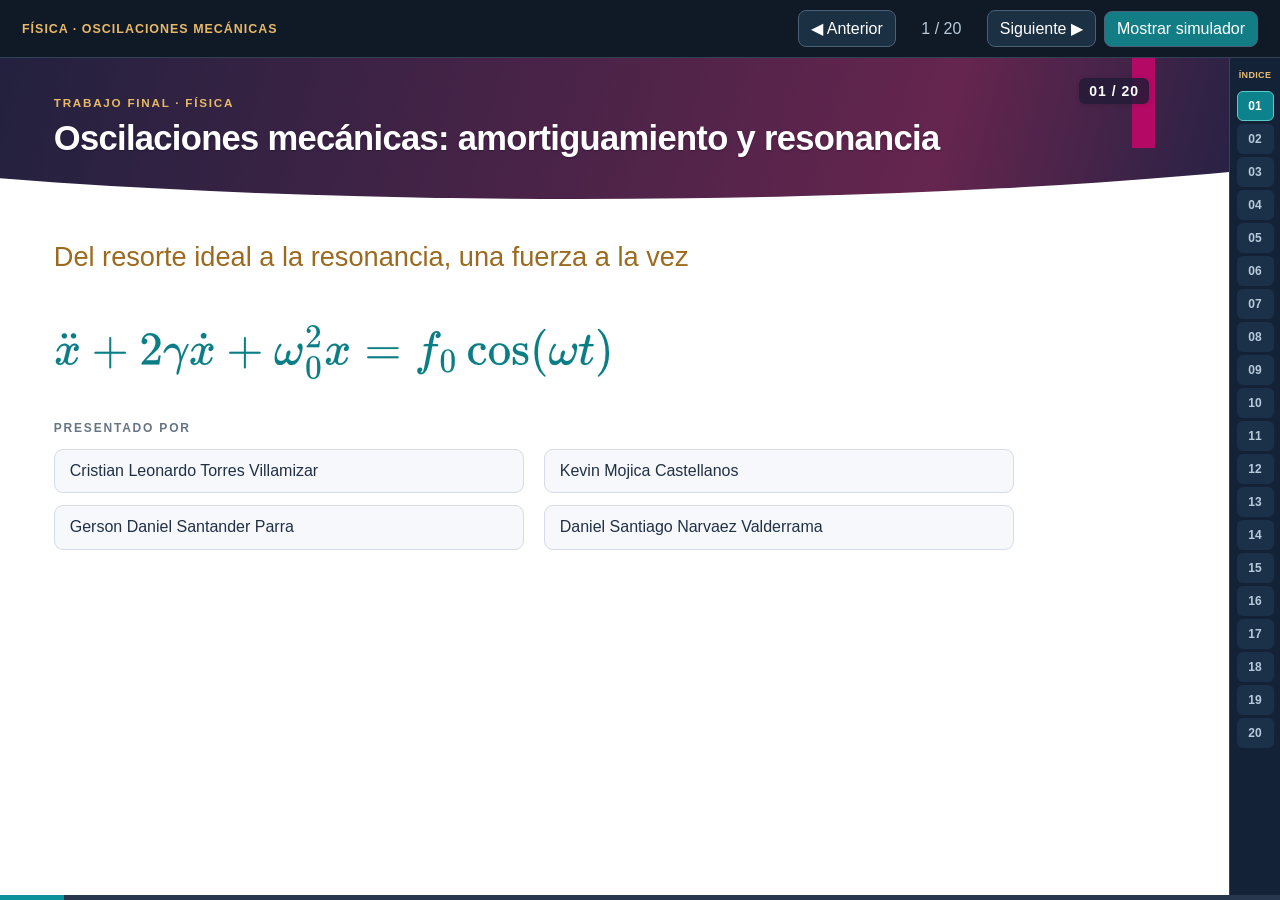
<file: index.html>
<!doctype html>
<!--

GUÍA DE EDICIÓN DEL HTML (NO APARECE EN LA PRESENTACIÓN)

1) Cada diapositiva empieza por <article class="slide" ...> y termina en </article>.
   Cambia el contenido textual dentro de <h1>, <p>, <b>, etc.
2) ECUACIONES: escribe LaTeX directamente entre \( ... \.
   Ejemplo: <span class="latex-math">\(\omega_0=\sqrt{k/m}\)</span>
   El procesador MathJax viene incluido y genera las fórmulas al abrir el archivo.
3) ELIMINAR O REORDENAR: corta o mueve todo el bloque <article class="slide">.
   El índice lateral y la numeración se actualizan automáticamente.
4) SIMULADOR: data-sim="ideal" / "damped" / "critical" / "over" /
   "forced" / "beats" / "resonance". Deja data-sim="" para no demostrar.
5) ESTILOS: busca <style id="estilos-de-la-presentacion"> en <head>.
6) PREAJUSTES Y NAVEGACIÓN: busca <script id="navegacion"> al final.
7) Las notas del presentador ya no aparecen en pantalla; se conservaron
   junto a cada diapositiva como comentarios de código HTML.
8) Guarda con extensión .html y abre en el navegador. No requiere servidor.

-->
<!DOCTYPE html>
<html lang="es">
 <head>
  <meta charset="utf-8"/>
  <meta content="width=device-width,initial-scale=1" name="viewport"/>
  <title>
   Oscilaciones mecánicas · Presentación editable (19 diapositivas)
  </title>
  <link href="styles.css" rel="stylesheet"/>
  <script id="configuracion-latex">
   // CONFIGURACIÓN DE LATEX: fórmulas entre \( y \).
// MathJax está incorporado en este archivo; funciona sin internet.
window.MathJax = {
  tex: {inlineMath: [['\\(', '\\)']]},
  svg: {fontCache: 'global'},
  options: {enableMenu: false}
};
  </script>
 </head>
 <body>
  <div id="shell">
   <div class="toolbar">
    <span class="brand">
     FÍSICA · OSCILACIONES MECÁNICAS
    </span>
    <div class="right">
     <button class="navbutton" id="prev">
      ◀ Anterior
     </button>
     <span class="counter" id="count">
     </span>
     <button class="navbutton" id="next">
      Siguiente ▶
     </button>
     <button class="navbutton primary" id="toggle">
      Mostrar simulador
     </button>
    </div>
   </div>
   <div class="workspace">
    <!--
DIAPOSITIVA: Oscilaciones mecánicas: amortiguamiento y resonancia
GUÍA PARA EDITAR/PRESENTAR: Presentar el objetivo: entender cómo cambia la amplitud cuando se añaden distintas fuerzas. Presentar a los cuatro integrantes.
Los textos están en <h1>, <p>, etc. Las fórmulas son expresiones LaTeX entre \( ... \).
-->
    <article class="slide" data-sim="" id="slide-0">
     <header>
      <div class="section">
       TRABAJO FINAL · FÍSICA
      </div>
      <h1>
       Oscilaciones mecánicas: amortiguamiento y resonancia
      </h1>
     </header>
     <main class="content">
      <p class="subtitle">
       Del resorte ideal a la resonancia, una fuerza a la vez
      </p>
      <div class="hero-eq">
       <span class="latex-math">
        \(\ddot x+2\gamma\dot x+\omega_0^2x=f_0\cos(\omega t)\)
       </span>
      </div>
      <div class="presenters">
       <p class="presenter-label">
        PRESENTADO POR
       </p>
       <div class="presenter-grid">
        <div class="presenter">
        Cristian Leonardo Torres Villamizar 
        </div>
        <div class="presenter">
		Kevin Mojica Castellanos
        </div>
        <div class="presenter">
        Gerson Daniel Santander Parra
        </div>
        <div class="presenter">
        Daniel Santiago Narvaez Valderrama
        </div>
       </div>
      </div>
     </main>
    </article>
    <!--
DIAPOSITIVA: Tres fuerzas
GUÍA PARA EDITAR/PRESENTAR: Explicar la ruta: Hooke, amortiguamiento, fuerza periódica y resonancia. La resonancia es una consecuencia del sistema forzado, no una fuerza adicional.
Los textos están en <h1>, <p>, etc. Las fórmulas son expresiones LaTeX entre \( ... \).
-->
    <article class="slide" data-sim="" id="slide-1">
     <header>
      <div class="section">
       RUTA
      </div>
      <h1>
       Tres fuerzas
      </h1>
     </header>
     <main class="content">
      <div class="route">
       <div>
        <b>
         1 · Fuerza de Hooke
        </b>
        <span class="latex-math">
         \(\ddot x+\omega_0^2x=0\)
        </span>
       </div>
       <div>
        <b>
         2 · Fuerza de Stokes
        </b>
        <span class="latex-math">
         \(\ddot x+2\gamma\dot x+\omega_0^2x=0\)
        </span>
       </div>
       <div>
        <b>
         3 · Fuerza de excitación
        </b>
        <span class="latex-math">
         \(\ddot x+2\gamma\dot x+\omega_0^2x=f_0\cos(\omega t)\)
        </span>
       </div>
       <div>
        <b>
         4 · Resonancia
        </b>
        <span class="latex-math">
         \(\omega\approx\omega_0\)
        </span>
       </div>
      </div>
     </main>
    </article>
    <!--
DIAPOSITIVA: Una fuerza opuesta a la posición
GUÍA PARA EDITAR/PRESENTAR: Mostrar cómo la ley de Hooke y Newton conducen a la ecuación. Comprobar la función coseno derivando dos veces, sin enseñar métodos de ecuaciones diferenciales.
Los textos están en <h1>, <p>, etc. Las fórmulas son expresiones LaTeX entre \( ... \).
-->
    <article class="slide" data-sim="" id="slide-2">
     <header>
      <div class="section">
       ETAPA 1 · FUERZA DE HOOKE
      </div>
      <h1>
       Una fuerza opuesta a la posición
      </h1>
     </header>
     <main class="content">
      <div class="twocol mathcols">
       <div>
        <div class="mathline">
         <span class="triangle">
          ▸
         </span>
         <span>
          Ley de Hooke:
          <span class="latex-math">
           \(F_H=-kx\)
          </span>
         </span>
        </div>
        <div class="mathline">
         <span class="triangle">
          ▸
         </span>
         <span>
          Segunda ley de Newton:
          <span class="latex-math">
           \(\sum F=m\ddot x\)
          </span>
         </span>
        </div>
        <div class="mathline">
         <span class="triangle">
          ▸
         </span>
         <span>
          Ecuación:
          <span class="latex-math">
           \(-kx=m\ddot x\Rightarrow\ddot x+\frac{k}{m}x=0\)
          </span>
         </span>
        </div>
        <div class="mathline">
         <span class="triangle">
          ▸
         </span>
         <span>
          Definición:
          <span class="latex-math">
           \(\omega_0\equiv\sqrt{\frac{k}{m}}\)
          </span>
         </span>
        </div>
        <div class="mathline">
         <span class="triangle">
          ▸
         </span>
         <span>
          Resultado:
          <span class="latex-math">
           \(\ddot x+\omega_0^2x=0\)
          </span>
         </span>
        </div>
       </div>
       <div>
        <div class="mathline">
         <span class="triangle">
          ▸
         </span>
         <span>
          Propuesta:
          <span class="latex-math">
           \(x(t)=A\cos(\omega_0t-\phi)\)
          </span>
         </span>
        </div>
        <div class="mathline">
         <span class="triangle">
          ▸
         </span>
         <span>
          Primera derivada:
          <span class="latex-math">
           \(\dot x(t)=-A\omega_0\sin(\omega_0t-\phi)\)
          </span>
         </span>
        </div>
        <div class="mathline">
         <span class="triangle">
          ▸
         </span>
         <span>
          Segunda derivada:
          <span class="latex-math">
           \(\ddot x(t)=-A\omega_0^2\cos(\omega_0t-\phi)=-\omega_0^2x(t)\)
          </span>
         </span>
        </div>
        <div class="mathline">
         <span class="triangle">
          ▸
         </span>
         <span>
          Entonces:
          <span class="latex-math">
           \(\ddot x+\omega_0^2x=0\)
          </span>
         </span>
        </div>
        <div class="mathline">
         <span class="triangle">
          ▸
         </span>
         <span>
          Periodo:
          <span class="latex-math">
           \(T=\frac{2\pi}{\omega_0}\)
          </span>
         </span>
        </div>
        <div class="mathline">
         <span class="triangle">
          ▸
         </span>
         <span>
          Frecuencia:
          <span class="latex-math">
           \(f=\frac{\omega_0}{2\pi}\)
          </span>
         </span>
        </div>
       </div>
      </div>
     </main>
    </article>
    <!--
DIAPOSITIVA: La amplitud
GUÍA PARA EDITAR/PRESENTAR: Destacar que al no haber fuerza disipativa, la energía total es constante; como E es proporcional a A al cuadrado, la amplitud es constante.
Los textos están en <h1>, <p>, etc. Las fórmulas son expresiones LaTeX entre \( ... \).
-->
    <article class="slide" data-sim="ideal" id="slide-3">
     <header>
      <div class="section">
       ETAPA 1 · FUERZA DE HOOKE
      </div>
      <h1>
       La amplitud
      </h1>
     </header>
     <main class="content">
      <div class="twocol mathcols">
       <div>
        <h3>
         Amplitud a partir de la posición y la velocidad
        </h3>
        <div class="mathline">
         <span class="triangle">
          ▸
         </span>
         <span>
          <span>
           Condiciones iniciales:
          </span>
          <span class="latex-math">
           \(x_0=A\cos\phi,\quad \dot x_0=A\omega_0\sin\phi\)
          </span>
         </span>
        </div>
        <div class="mathline">
         <span class="triangle">
          ▸
         </span>
         <span>
          <span>
           Sumando cuadrados:
          </span>
          <span class="latex-math">
           \(x_0^2+\left(\frac{\dot x_0}{\omega_0}\right)^2=A^2\)
          </span>
         </span>
        </div>
        <div class="mathline">
         <span class="triangle">
          ▸
         </span>
         <span>
          <span>
           Por tanto:
          </span>
          <span class="latex-math">
           \(A=\sqrt{x_0^2+\left(\frac{\dot x_0}{\omega_0}\right)^2}\)
          </span>
         </span>
        </div>
        <div class="mathline">
         <span class="triangle">
          ▸
         </span>
         <span>
          <span>
           Fase:
          </span>
          <span class="latex-math">
           \(\tan\phi=\frac{\dot x_0}{\omega_0x_0}\)
          </span>
         </span>
        </div>
       </div>
       <div>
        <h3>
         Demostración: la amplitud es constante
        </h3>
        <div class="mathline">
         <span class="triangle">
          ▸
         </span>
         <span>
          <span>
           Energía mecánica:
          </span>
          <span class="latex-math">
           \(E=\frac12m\dot x^2+\frac12kx^2\)
          </span>
         </span>
        </div>
        <div class="mathline">
         <span class="triangle">
          ▸
         </span>
         <span>
          <span>
           Derivando respecto al tiempo:
          </span>
          <span class="latex-math">
           \(\dot E=m\dot x\ddot x+kx\dot x\)
          </span>
         </span>
        </div>
        <div class="mathline">
         <span class="triangle">
          ▸
         </span>
         <span>
          <span>
           Factorizamos:
          </span>
          <span class="latex-math">
           \(\dot E=\dot x(m\ddot x+kx)=0\)
          </span>
         </span>
        </div>
        <div class="mathline">
         <span class="triangle">
          ▸
         </span>
         <span>
          <span>
           En el extremo del recorrido:
          </span>
          <span class="latex-math">
           \(\dot x=0,\ x=A\Rightarrow E=\frac12kA^2\)
          </span>
         </span>
        </div>
        <div class="mathline">
         <span class="triangle">
          ▸
         </span>
         <span>
          <span>
           En consecuencia:
          </span>
          <span class="latex-math">
           \(\dot E=0\ \Rightarrow\ E=\text{constante}\ \Rightarrow\ A=\text{constante}\)
          </span>
         </span>
        </div>
       </div>
      </div>
      <div class="footnote amplitude-takeaway">
       En el oscilador ideal no hay pérdidas de energía: como
       <span class="latex-math">
        \(E\propto A^2\)
       </span>
       , la amplitud permanece constante y la envolvente es
       <span class="latex-math">
        \(x(t)=\pm A\)
       </span>
      </div>
     </main>
    </article>
    <!--
DIAPOSITIVA: Una fuerza opuesta a la velocidad
GUÍA PARA EDITAR/PRESENTAR: Justificar el signo negativo de la fuerza viscosa: siempre se opone al movimiento. Mostrar el origen de gamma y omega amortiguada.
Los textos están en <h1>, <p>, etc. Las fórmulas son expresiones LaTeX entre \( ... \).
-->
    <article class="slide" data-sim="damped" id="slide-5">
     <header>
      <div class="section">
       ETAPA 2 · FUERZA DE STOKES
      </div>
      <h1>
       Una fuerza opuesta a la velocidad
      </h1>
     </header>
     <main class="content">
      <div class="twocol mathcols">
       <div>
        <div class="mathline">
         <span class="triangle">
          ▸
         </span>
         <span>
          Ley de Hooke:
          <span class="latex-math">
           \(F_H=-kx\)
          </span>
         </span>
        </div>
        <div class="mathline">
         <span class="triangle">
          ▸
         </span>
         <span>
          Ley de Stokes:
          <span class="latex-math">
           \(F_S=-b\dot x\)
          </span>
         </span>
        </div>
        <div class="mathline">
         <span class="triangle">
          ▸
         </span>
         <span>
          Segunda ley de Newton:
          <span class="latex-math">
           \(\sum F=m\ddot x\)
          </span>
         </span>
        </div>
        <div class="mathline">
         <span class="triangle">
          ▸
         </span>
         <span>
          Se suman las fuerzas:
          <span class="latex-math">
           \(-b\dot x-kx=m\ddot x\)
          </span>
         </span>
        </div>
        <div class="mathline">
         <span class="triangle">
          ▸
         </span>
         <span>
          Se normaliza:
          <span class="latex-math">
           \(\ddot x+\frac{b}{m}\dot x+\frac{k}{m}x=0\)
          </span>
         </span>
        </div>
        <div class="mathline">
         <span class="triangle">
          ▸
         </span>
         <span>
          Definición:
          <span class="latex-math">
           \(\gamma\equiv\frac{b}{2m}\)
          </span>
         </span>
        </div>
        <div class="mathline">
         <span class="triangle">
          ▸
         </span>
         <span>
          Resultado:
          <span class="latex-math">
           \(\ddot x+2\gamma\dot x+\omega_0^2x=0\)
          </span>
         </span>
        </div>
       </div>
       <div>
        <div class="mathline">
         <span class="triangle">
          ▸
         </span>
         <span>
          Propuesta:
          <span class="latex-math">
           \(x(t)=Ae^{-\gamma t}\cos(\omega_dt-\phi)\)
          </span>
         </span>
        </div>
        <div class="mathline">
         <span class="triangle">
          ▸
         </span>
         <span>
          Se define:
          <span class="latex-math">
           \(\theta=\omega_dt-\phi\)
          </span>
         </span>
        </div>
        <div class="mathline">
         <span class="triangle">
          ▸
         </span>
         <span>
          Primera derivada:
          <span class="latex-math">
           \(\dot x=-Ae^{-\gamma t}(\gamma\cos\theta+\omega_d\sin\theta)\)
          </span>
         </span>
        </div>
        <div class="mathline">
         <span class="triangle">
          ▸
         </span>
         <span>
          Segunda derivada:
          <span class="latex-math">
           \(\ddot x=Ae^{-\gamma t}[(\gamma^2-\omega_d^2)\cos\theta+2\gamma\omega_d\sin\theta]\)
          </span>
         </span>
        </div>
        <div class="mathline">
         <span class="triangle">
          ▸
         </span>
         <span>
          Al sustituir:
          <span class="latex-math">
           \(\omega_d^2=\omega_0^2-\gamma^2\)
          </span>
         </span>
        </div>
        <div class="mathline">
         <span class="triangle">
          ▸
         </span>
         <span>
          Frecuencia amortiguada:
          <span class="latex-math">
           \(\omega_d=\sqrt{\omega_0^2-\gamma^2}\)
          </span>
         </span>
        </div>
        <div class="mathline">
         <span class="triangle">
          ▸
         </span>
         <span>
          Factor de calidad:
          <span class="latex-math">
           \(Q=\frac{\omega_0}{2\gamma}\)
          </span>
         </span>
        </div>
       </div>
      </div>
     </main>
    </article>
    <!--
DIAPOSITIVA: Soluciones según γ y ω₀
GUÍA PARA EDITAR/PRESENTAR: Comparar los tres regímenes. Usar los botones de demostración para cada caso; el movimiento crítico y sobreamortiguado no es periódico.
Los textos están en <h1>, <p>, etc. Las fórmulas son expresiones LaTeX entre \( ... \).
-->
    <article class="slide" data-sim="critical" id="slide-7">
     <header>
      <div class="section">
       ETAPA 2 · FUERZA DE STOKES
      </div>
      <h1>
       Soluciones según γ y ω₀
      </h1>
     </header>
     <main class="content">
      <div class="three regime-cards">
       <div class="mini">
        <h3>
         Subamortiguado
         <span class="latex-math">
          \((\gamma&lt;\omega_0)\)
         </span>
        </h3>
        <p>
         Oscila dentro de la envolvente decreciente.
        </p>
        <div class="formula">
         <span class="latex-math">
          \(x(t)=Ae^{-\gamma t}\cos(\omega_dt-\phi)\)
         </span>
        </div>
        <div class="formula">
         <span class="latex-math">
          \(\pm Ae^{-\gamma t}\)
         </span>
        </div>
        <button data-demo="damped">
         Mostrar
        </button>
       </div>
       <div class="mini">
        <h3>
         Crítico
         <span class="latex-math">
          \((\gamma=\omega_0)\)
         </span>
        </h3>
        <p>
         No oscila: retorno límite más rápido sin sobrepasar el equilibrio, desde el reposo.
        </p>
        <div class="formula">
         <span class="latex-math">
          \(x(t)=Ce^{-\gamma t}(t-\phi_c)\)
         </span>
        </div>
        <button data-demo="critical">
         Mostrar
        </button>
       </div>
       <div class="mini">
        <h3>
         Sobreamortiguado
         <span class="latex-math">
          \((\gamma&gt;\omega_0)\)
         </span>
        </h3>
        <p>
         No oscila; el retorno puede ser más lento.
        </p>
        <div class="formula">
         <span class="latex-math">
          \(x(t)=Ce^{-\gamma t}\cosh(\beta t-\phi_s)\)
         </span>
        </div>
        <div class="formula">
         <span class="latex-math">
          \(\beta=\sqrt{\gamma^2-\omega_0^2}\)
         </span>
        </div>
        <button data-demo="over">
         Mostrar
        </button>
       </div>
      </div>
     </main>
    </article>
    <!--
DIAPOSITIVA: Una fuerza armónica externa
GUÍA PARA EDITAR/PRESENTAR: Explicar que la fuerza externa tiene su propia frecuencia y añade un término al lado derecho.
Los textos están en <h1>, <p>, etc. Las fórmulas son expresiones LaTeX entre \( ... \).
-->
    <article class="slide" data-sim="" id="slide-8">
     <header>
      <div class="section">
       ETAPA 3 · FUERZA DE EXCITACIÓN
      </div>
      <h1>
       Una fuerza armónica externa
      </h1>
     </header>
     <main class="content">
      <div class="twocol">
       <div>
        <h3>
         Ahora actúa una fuerza externa
        </h3>
        <div class="steps">
         <div>
          <span class="dot">
           01
          </span>
          <span>
           F
           <sub>
            H
           </sub>
           = −kx
          </span>
         </div>
         <div>
          <span class="dot">
           02
          </span>
          <span>
           F
           <sub>
            S
           </sub>
           = −bẋ
          </span>
         </div>
         <div>
          <span class="dot">
           03
          </span>
          <span>
           F
           <sub>
            A
           </sub>
           (t) = F₀ cos(ωt)
          </span>
         </div>
         <div>
          <span class="dot">
           04
          </span>
          <span>
           mẍ = −kx − bẋ + F₀ cos(ωt)
          </span>
         </div>
        </div>
        <div class="formula">
         <span class="latex-math">
          \(\ddot x+2\gamma\dot x+\omega_0^2x=f_0\cos(\omega t)\)
         </span>
        </div>
       </div>
       <div>
        <h3>
         Propuesta estacionaria
        </h3>
        <div class="steps">
         <div>
          <span class="dot">
           01
          </span>
          <span>
           Tomar x
           <sub>
            p
           </sub>
           = A
           <sub>
            p
           </sub>
           cos(ωt − δ)
          </span>
         </div>
         <div>
          <span class="dot">
           02
          </span>
          <span>
           Sea α = ωt − δ
          </span>
         </div>
         <div>
          <span class="dot">
           03
          </span>
          <span>
           ẋ
           <sub>
            p
           </sub>
           = −A
           <sub>
            p
           </sub>
           ω sin α
          </span>
         </div>
         <div>
          <span class="dot">
           04
          </span>
          <span>
           ẍ
           <sub>
            p
           </sub>
           = −A
           <sub>
            p
           </sub>
           ω² cos α
          </span>
         </div>
        </div>
        <div class="formula">
         <span class="latex-math">
          \(A_p[(\omega_0^2-\omega^2)\cos\alpha-2\gamma\omega\sin\alpha]=f_0\cos(\omega t)\)
         </span>
        </div>
       </div>
      </div>
     </main>
    </article>
    <!--
DIAPOSITIVA: Amplitud y desfase: deducción algebraica
GUÍA PARA EDITAR/PRESENTAR: Enfatizar el procedimiento algebraico de igualar componentes trigonométricas para obtener amplitud y desfase.
Los textos están en <h1>, <p>, etc. Las fórmulas son expresiones LaTeX entre \( ... \).
-->
    <article class="slide" data-sim="" id="slide-9">
     <header>
      <div class="section">
       ETAPA 3 · FUERZA DE EXCITACIÓN
      </div>
      <h1>
       Amplitud y desfase: deducción algebraica
      </h1>
     </header>
     <main class="content">
      <div class="twocol">
       <div>
        <h3>
         Comparar los coeficientes
        </h3>
        <div class="steps">
         <div>
          <span class="dot">
           01
          </span>
          <span>
           Usar cos(ωt) = cos(α + δ)
          </span>
         </div>
         <div>
          <span class="dot">
           02
          </span>
          <span>
           Coeficiente de cosα: A
           <sub>
            p
           </sub>
           (ω₀²−ω²) = f₀ cosδ
          </span>
         </div>
         <div>
          <span class="dot">
           03
          </span>
          <span>
           Coeficiente de sinα: 2γ ω A
           <sub>
            p
           </sub>
           = f₀ sinδ
          </span>
         </div>
         <div>
          <span class="dot">
           04
          </span>
          <span>
           Elevar al cuadrado y sumar ambas igualdades
          </span>
         </div>
        </div>
        <div class="formula">
         <span class="latex-math">
          \(A_p^2[(\omega_0^2-\omega^2)^2+(2\gamma\omega)^2]=f_0^2\)
         </span>
        </div>
       </div>
       <div>
        <h3>
         Resultados
        </h3>
        <div class="formula">
         <span class="latex-math">
          \(A_p=\frac{f_0}{\sqrt{(\omega_0^2-\omega^2)^2+(2\gamma\omega)^2}}\)
         </span>
        </div>
        <div class="formula">
         <span class="latex-math">
          \(\tan\delta=\frac{2\gamma\omega}{\omega_0^2-\omega^2}\)
         </span>
        </div>
       </div>
      </div>
     </main>
    </article>
    <!--
DIAPOSITIVA: Oscilaciones amortiguadas y forzadas
GUÍA PARA EDITAR/PRESENTAR: La solución combina un transitorio que desaparece y una respuesta estacionaria. Explorar un caso forzado.
Los textos están en <h1>, <p>, etc. Las fórmulas son expresiones LaTeX entre \( ... \).
-->
    <article class="slide" data-sim="forced" id="slide-10">
     <header>
      <div class="section">
       ETAPA 3 · FUERZA DE EXCITACIÓN
      </div>
      <h1>
       Oscilaciones amortiguadas y forzadas
      </h1>
     </header>
     <main class="content">
      <div class="twocol">
       <div>
        <h3>
         Una respuesta con dos componentes
        </h3>
        <div class="formula">
         <span class="latex-math">
          \(x(t)=x_h(t)+x_p(t)\)
         </span>
        </div>
        <div class="formula">
         <span class="latex-math">
          \(x_h=A_he^{-\gamma t}\cos(\omega_dt-\phi)\)
         </span>
        </div>
        <div class="formula">
         <span class="latex-math">
          \(x_p=A_p\cos(\omega t-\delta)\)
         </span>
        </div>
        <p>
         <b>
          Transitorio:
         </b>
         depende de las condiciones iniciales y se extingue si γ &gt; 0.
        </p>
       </div>
       <div>
        <h3>
         Respuesta estacionaria
        </h3>
        <p>
         Después del transitorio, el sistema sigue la frecuencia de la fuerza exterior, no necesariamente ω₀.
        </p>
        <div class="formula">
         <span class="latex-math">
          \(A_p(\omega)=\frac{f_0}{\sqrt{(\omega_0^2-\omega^2)^2+(2\gamma\omega)^2}}\)
         </span>
        </div>
        <div class="footnote">
         La expresión xₕ escrita con coseno corresponde al régimen subamortiguado.
        </div>
       </div>
      </div>
     </main>
    </article>
    <!--
DIAPOSITIVA: Construcción y destrucción: batidos y amplitud
GUÍA PARA EDITAR/PRESENTAR: Mostrar los batidos con dos frecuencias cercanas y sin amortiguamiento. No confundirlos con resonancia.
Los textos están en <h1>, <p>, etc. Las fórmulas son expresiones LaTeX entre \( ... \).
-->
    <article class="slide" data-sim="beats" id="slide-11">
     <header>
      <div class="section">
       ETAPA 3 · FUERZA DE EXCITACIÓN
      </div>
      <h1>
       Construcción y destrucción: batidos y amplitud
      </h1>
     </header>
     <main class="content">
      <div class="twocol">
       <div>
        <h3>
         Batidos sin amortiguamiento
        </h3>
        <div class="formula">
         <span class="latex-math">
          \(x(t)=C[\cos(\omega t)-\cos(\omega_0t)]\)
         </span>
        </div>
        <div class="formula">
         <span class="latex-math">
          \(x(t)=2C\sin\left(\frac{(\omega_0+\omega)t}{2}\right)\sin\left(\frac{(\omega_0-\omega)t}{2}\right)\)
         </span>
        </div>
        <p>
         Cuando las frecuencias son próximas, la amplitud crece y disminuye periódicamente.
        </p>
        <div class="formula">
         <span class="latex-math">
          \(T_{\mathrm{batido}}=\frac{2\pi}{|\omega_0-\omega|}\)
         </span>
        </div>
       </div>
       <div>
        <h3>
         Comparación interactiva
        </h3>
        <p>
         En el simulador, selecciona
         <b>
          Batidos
         </b>
         (γ = 0; ω₀ = 2; ω = 1,8) o un sistema amortiguado con fuerza periódica.
        </p>
        <button data-demo="beats">
         Batidos
        </button>
        <button data-demo="overforced">
         Forzado sobreamortiguado
        </button>
       </div>
      </div>
     </main>
    </article>
    <!--
DIAPOSITIVA: La máxima amplitud
GUÍA PARA EDITAR/PRESENTAR: La frecuencia de máximo desplazamiento depende del amortiguamiento; distinguirla de la frecuencia de máximo de velocidad del ejercicio final.
Los textos están en <h1>, <p>, etc. Las fórmulas son expresiones LaTeX entre \( ... \).
-->
    <article class="slide" data-sim="" id="slide-12">
     <header>
      <div class="section">
       ETAPA 4 · RESONANCIA
      </div>
      <h1>
       La máxima amplitud
      </h1>
     </header>
     <main class="content">
      <div class="twocol">
       <div>
        <h3>
         Máximo de la respuesta
        </h3>
        <div class="formula">
         <span class="latex-math">
          \(A_p=\frac{f_0}{\sqrt{D(\omega)}}\)
         </span>
        </div>
        <div class="formula">
         <span class="latex-math">
          \(D(\omega)=(\omega_0^2-\omega^2)^2+4\gamma^2\omega^2\)
         </span>
        </div>
        <div class="steps">
         <div>
          <span class="dot">
           01
          </span>
          <span>
           Maximizar A
           <sub>
            p
           </sub>
           equivale a minimizar D
          </span>
         </div>
         <div>
          <span class="dot">
           02
          </span>
          <span>
           dD/dω = −4ω(ω₀²−ω²) + 8γ²ω
          </span>
         </div>
         <div>
          <span class="dot">
           03
          </span>
          <span>
           Para ω &gt; 0: ω² = ω₀² − 2γ²
          </span>
         </div>
        </div>
       </div>
       <div>
        <h3>
         Frecuencia del pico
        </h3>
        <div class="formula">
         <span class="latex-math">
          \(\omega_{\mathrm{res}}=\sqrt{\omega_0^2-2\gamma^2}\)
         </span>
        </div>
        <p>
         Existe un máximo en frecuencia positiva solo si
         <b>
          γ &lt; ω₀/√2
         </b>
         .
        </p>
        <p>
         Para γ pequeño, ω
         <sub>
          res
         </sub>
         ≈ ω₀.
        </p>
        <div class="footnote">
         Con γ = 0 la amplitud estacionaria formal diverge en ω = ω₀; desde reposo, la amplitud real crece con el tiempo, no es infinita instantáneamente.
        </div>
       </div>
      </div>
     </main>
    </article>
    <!--
DIAPOSITIVA: Resonancia: ω ≈ ω₀
GUÍA PARA EDITAR/PRESENTAR: Observar crecimiento de la amplitud y saturación cuando existe disipación.
Los textos están en <h1>, <p>, etc. Las fórmulas son expresiones LaTeX entre \( ... \).
-->
    <article class="slide" data-sim="resonance" id="slide-13">
     <header>
      <div class="section">
       ETAPA 4 · RESONANCIA
      </div>
      <h1>
       Resonancia: ω ≈ ω₀
      </h1>
     </header>
     <main class="content">
      <div class="twocol">
       <div>
        <h3>
         En la frecuencia natural
        </h3>
        <div class="formula">
         <span class="latex-math">
          \(A_p(\omega_0)=\frac{f_0}{2\gamma\omega_0}\)
         </span>
        </div>
        <div class="formula">
         <span class="latex-math">
          \(x_{\mathrm{est}}=\frac{F_0}{k}=\frac{f_0}{\omega_0^2}\)
         </span>
        </div>
        <div class="formula">
         <span class="latex-math">
          \(Q=\frac{\omega_0}{2\gamma}\)
         </span>
        </div>
        <div class="formula">
         <span class="latex-math">
          \(A_p(\omega_0)=Qx_{\mathrm{est}}\)
         </span>
        </div>
        <p>
         La fuerza hace más trabajo cuando su fase coincide con la velocidad del bloque.
        </p>
       </div>
       <div>
        <h3>
         Qué debes observar
        </h3>
        <p>
         La curva de resonancia del simulador presenta un pico alto y estrecho para amortiguamiento pequeño.
        </p>
        <p>
         En ω = ω₀, el desplazamiento tiene un desfase de
         <b>
          90°
         </b>
         respecto a la fuerza.
        </p>
        <p class="muted">
         La respuesta tarda algunos tiempos de relajación en establecerse.
        </p>
       </div>
      </div>
     </main>
    </article>
    <!--
DIAPOSITIVA: Amplitud y riesgo
GUÍA PARA EDITAR/PRESENTAR: La amplitud resonante elevada puede producir esfuerzos importantes; no atribuir todos los fallos de puentes a resonancia forzada simple.
Los textos están en <h1>, <p>, etc. Las fórmulas son expresiones LaTeX entre \( ... \).
-->
    <article class="slide" data-sim="resonance" id="slide-14">
     <header>
      <div class="section">
       ETAPA 4 · RESONANCIA
      </div>
      <h1>
       Amplitud y riesgo
      </h1>
     </header>
     <main class="content">
      <div class="twocol">
       <div>
        <h3>
         Envolvente en resonancia
        </h3>
        <div class="formula">
         <span class="latex-math">
          \(A_{\mathrm{aprox}}(t)\approx A_p(\omega_0)(1-e^{-\gamma t})\)
         </span>
        </div>
        <p>
         Es una aproximación muy útil para
         <b>
          amortiguamiento débil
         </b>
         y arranque desde reposo en resonancia.
        </p>
        <h3>
         Sin amortiguamiento
        </h3>
        <div class="formula">
         <span class="latex-math">
          \(A(t)\sim\frac{f_0t}{2\omega_0}\)
         </span>
        </div>
       </div>
       <div>
        <h3>
         Consecuencias
        </h3>
        <p>
         Mayor amplitud puede significar esfuerzos elevados, acumulación de fatiga y pérdida de integridad si se sobrepasa el régimen elástico.
        </p>
        <p>
         <b>
          Medidas de diseño:
         </b>
         aumentar amortiguamiento, cambiar la frecuencia natural o añadir un absorbedor sintonizado.
        </p>
        <p class="muted">
         Tacoma Narrows se estudia principalmente como inestabilidad aeroelástica (*flutter*), no como un ejemplo simple de resonancia armónica.
        </p>
       </div>
      </div>
     </main>
    </article>
    <!--
DIAPOSITIVA: Una barra de acero que vibra
GUÍA PARA EDITAR/PRESENTAR: Introducir la barra de acero y el piezoeléctrico sin atribuir datos medidos que no se han proporcionado.
Los textos están en <h1>, <p>, etc. Las fórmulas son expresiones LaTeX entre \( ... \).
-->
    <article class="slide" data-sim="" id="integrador-barra">
     <header>
      <div class="section">
       APLICACIÓN · EJERCICIO INTEGRADOR
      </div>
      <h1>
       Una barra de acero que vibra
      </h1>
     </header>
     <main class="content">
      <div class="twocol">
       <div>
        <h3>
         Situación experimental
        </h3>
        <p>
         Se suspende una barra de acero de forma que pueda vibrar libremente. Se aplica un golpe suave y se coloca un
         <b>
          sensor piezoeléctrico
         </b>
         para transformar la vibración en una señal eléctrica medible.
        </p>
        <p>
         La señal registrada permite observar la frecuencia de oscilación y cómo decrece su amplitud con el tiempo. Luego se podría excitar periódicamente la barra para estudiar su resonancia.
        </p>
        <div class="footnote">
         <b>
          Pregunta integradora:
         </b>
         ¿cómo utilizarías los datos del sensor para estimar la frecuencia natural, el amortiguamiento y el factor de calidad de la barra?
        </div>
       </div>
       <div>
        <svg aria-label="Barra de acero suspendida, golpe suave, sensor piezoeléctrico conectado a registrador" class="integration-diagram" role="img" viewbox="0 0 850 360">
         <defs>
          <lineargradient id="steelbar" x1="0" x2="0" y1="0" y2="1">
           <stop stop-color="#d8e3e9">
           </stop>
           <stop offset="1" stop-color="#8798a6">
           </stop>
          </lineargradient>
         </defs>
         <path d="M65 45 H650" stroke="#536a78" stroke-linecap="round" stroke-width="6">
         </path>
         <path d="M167 45 V172 M536 45 V172" stroke="#8b6a38" stroke-dasharray="7 5" stroke-width="4">
         </path>
         <rect fill="url(#steelbar)" height="38" rx="8" stroke="#536779" stroke-width="2" width="550" x="78" y="174">
         </rect>
         <rect fill="#af0a68" height="42" rx="6" stroke="white" stroke-width="3" width="42" x="353" y="173">
         </rect>
         <path d="M374 212 V278 H689" fill="none" stroke="#a90a63" stroke-width="4">
         </path>
         <rect fill="#e7f1f3" height="73" rx="10" stroke="#17848e" stroke-width="3" width="139" x="688" y="243">
         </rect>
         <polyline fill="none" points="706,280 718,265 730,294 742,267 754,285 766,273 778,281 792,271 806,280" stroke="#087d87" stroke-width="3">
         </polyline>
         <path d="M72 102 L107 160" stroke="#b77822" stroke-linecap="round" stroke-width="10">
         </path>
         <circle cx="111" cy="165" fill="#c0a274" r="16" stroke="#7a633a" stroke-width="2">
         </circle>
         <text fill="#986c23" font-size="19" font-weight="bold" x="50" y="91">
          Golpe suave
         </text>
         <text fill="#6d163e" font-size="18" font-weight="bold" x="315" y="151">
          Sensor piezoeléctrico
         </text>
         <text fill="#304a5b" font-size="19" x="159" y="242">
          Barra de acero
         </text>
         <text fill="#187481" font-size="17" x="676" y="341">
          Registro de señal
         </text>
         <text fill="#566679" font-size="16" x="130" y="25">
          Suspensión flexible
         </text>
        </svg>
        <p class="smallnote">
         Esquema conceptual: no se pretende calcular aquí una rigidez exacta ni caracterizar completamente el material.
        </p>
       </div>
      </div>
     </main>
    </article>
    <!--
DIAPOSITIVA: ¿Cómo abordaríamos el experimento?
GUÍA PARA EDITAR/PRESENTAR: Este es el plan del ejercicio integrador, no un problema resuelto. Los pasos requieren calibración y supuestos de modo dominante.
Los textos están en <h1>, <p>, etc. Las fórmulas son expresiones LaTeX entre \( ... \).
-->
    <article class="slide" data-sim="" id="integrador-metodo">
     <header>
      <div class="section">
       APLICACIÓN · GUÍA DE RESOLUCIÓN
      </div>
      <h1>
       ¿Cómo abordaríamos el experimento?
      </h1>
     </header>
     <main class="content">
      <div class="steps integration-steps">
       <div>
        <span class="dot">
         01
        </span>
        <span>
         <b>
          Registrar:
         </b>
         medir con el piezoeléctrico la señal producida por el golpe, y observar sus máximos sucesivos.
        </span>
       </div>
       <div>
        <span class="dot">
         02
        </span>
        <span>
         <b>
          Frecuencia:
         </b>
         medir el tiempo entre máximos para estimar el período
         <span aria-label="T_d" class="latex-math tex-offline" role="img">
          \(T_d\)
         </span>
         y calcular
         <span aria-label="\omega_d=2\pi/T_d" class="latex-math tex-offline" role="img">
          \(\omega_d=2\pi/T_d\)
         </span>
         .
        </span>
       </div>
       <div>
        <span class="dot">
         03
        </span>
        <span>
         <b>
          Amplitud:
         </b>
         examinar si la envolvente de la señal se ajusta aproximadamente a
         <span aria-label="A(t)=A_0 e^{-\gamma t}" class="latex-math tex-offline" role="img">
          \(A(t)=A_0 e^{-\gamma t}\)
         </span>
         ; estimar
         <span aria-label="\gamma" class="latex-math tex-offline" role="img">
          \(\gamma\)
         </span>
         a partir de su disminución.
        </span>
       </div>
       <div>
        <span class="dot">
         04
        </span>
        <span>
         <b>
          Calidad:
         </b>
         estimar
         <span aria-label="\omega_0=\sqrt{\omega_d^2+\gamma^2}" class="latex-math tex-offline" role="img">
          \(\omega_0=\sqrt{\omega_d^2+\gamma^2}\)
         </span>
         y
         <span aria-label="Q=\omega_0/(2\gamma)" class="latex-math tex-offline" role="img">
          \(Q=\omega_0/(2\gamma)\)
         </span>
         .
        </span>
       </div>
       <div>
        <span class="dot">
         05
        </span>
        <span>
         <b>
          Resonancia:
         </b>
         aplicar excitaciones a diferentes frecuencias y representar la amplitud de respuesta para observar dónde se alcanza el máximo.
        </span>
       </div>
      </div>
      <div class="footnote">
       Este es un
       <b>
        plan de solución
       </b>
       , no su resolución. Se supone que domina un único modo vibratorio y que la señal del sensor es proporcional a la vibración del modo observado, después de considerar su calibración.
      </div>
     </main>
    </article>
    <!--
DIAPOSITIVA: Curva de resonancia con Q = 6
GUÍA PARA EDITAR/PRESENTAR: Leer literalmente la variable pedida: velocidad. La amplitud de velocidad es omega veces la amplitud de desplazamiento.
Los textos están en <h1>, <p>, etc. Las fórmulas son expresiones LaTeX entre \( ... \).
-->
    <article class="slide" data-sim="" id="res-vel-1">
     <header>
      <div class="section">
       EJEMPLO RESUELTO · RESONANCIA EN VELOCIDAD
      </div>
      <h1>
       Curva de resonancia con Q = 6
      </h1>
     </header>
     <main class="content">
      <div class="twocol">
       <div>
        <h3>
         Enunciado
        </h3>
        <p>
         Construir la curva de resonancia
         <b>
          en amplitud de velocidad
         </b>
         de un oscilador amortiguado con
         <span aria-label="Q=6" class="latex-math tex-offline" role="img">
          \(Q=6\)
         </span>
         y demostrar que el ancho total entre los puntos donde
         <span aria-label="V=V_{\max}/\sqrt{2}" class="latex-math tex-offline" role="img">
          \(V=V_{\max}/\sqrt{2}\)
         </span>
         es aproximadamente
         <span aria-label="\omega_0/6" class="latex-math tex-offline" role="img">
          \(\omega_0/6\)
         </span>
         .
        </p>
        <p>
         Se utilizará el mismo oscilador lineal sometido a una fuerza armónica de las etapas anteriores.
        </p>
       </div>
       <div>
        <h3>
         Partimos de una relación conocida
        </h3>
        <div class="math-block">
         <span aria-label="A(\omega)=\frac{f_0}{\sqrt{(\omega_0^2-\omega^2)^2+(2\gamma\omega)^2}}" class="latex-math tex-offline" role="img">
          \(A(\omega)=\frac{f_0}{\sqrt{(\omega_0^2-\omega^2)^2+(2\gamma\omega)^2}}\)
         </span>
        </div>
        <p>
         Al derivar temporalmente la posición estacionaria, la amplitud de velocidad es:
        </p>
        <div class="math-block">
         <span aria-label="V(\omega)=\omega A(\omega)" class="latex-math tex-offline" role="img">
          \(V(\omega)=\omega A(\omega)\)
         </span>
        </div>
        <p>
         Y el factor de calidad implica
         <span aria-label="2\gamma=\omega_0/Q" class="latex-math tex-offline" role="img">
          \(2\gamma=\omega_0/Q\)
         </span>
         .
        </p>
       </div>
      </div>
     </main>
    </article>
    <!--
DIAPOSITIVA: Deducción de la curva normalizada
GUÍA PARA EDITAR/PRESENTAR: Explicar por qué se normaliza: así el resultado depende solo de Q y omega/omega cero.
Los textos están en <h1>, <p>, etc. Las fórmulas son expresiones LaTeX entre \( ... \).
-->
    <article class="slide" data-sim="" id="res-vel-2">
     <header>
      <div class="section">
       EJEMPLO RESUELTO · DESARROLLO
      </div>
      <h1>
       Deducción de la curva normalizada
      </h1>
     </header>
     <main class="content">
      <div class="twocol mathcols">
       <div>
        <h3>
         1 · Amplitud en velocidad
        </h3>
        <div class="math-block">
         <span aria-label="V(\omega)=\frac{f_0\,\omega}{\sqrt{(\omega_0^2-\omega^2)^2+(\omega_0\omega/Q)^2}}" class="latex-math tex-offline" role="img">
          \(V(\omega)=\frac{f_0\,\omega}{\sqrt{(\omega_0^2-\omega^2)^2+(\omega_0\omega/Q)^2}}\)
         </span>
        </div>
        <p>
         En
         <span aria-label="\omega\approx\omega_0" class="latex-math tex-offline" role="img">
          \(\omega\approx\omega_0\)
         </span>
         , la amplitud alcanza su máximo:
        </p>
        <div class="math-block">
         <span aria-label="V_{\max}=\frac{f_0Q}{\omega_0}" class="latex-math tex-offline" role="img">
          \(V_{\max}\approx\frac{f_0Q}{\omega_0}\)
         </span>
        </div>
       </div>
       <div>
        <h3>
         2 · Usar la frecuencia relativa
        </h3>
        <p>
         Definimos
         <span aria-label="r=\omega/\omega_0" class="latex-math tex-offline" role="img">
          \(r=\omega/\omega_0\)
         </span>
         .
        </p>
        <div class="math-block">
         <span aria-label="\frac{V}{V_{\max}}=\frac{1}{\sqrt{1+Q^2(r-1/r)^2}}" class="latex-math tex-offline" role="img">
          \(\frac{V}{V_{\max}}\approx\frac{1}{\sqrt{1+Q^2(r-1/r)^2}}\)
         </span>
        </div>
       </div>
      </div>
     </main>
    </article>
    <!--
DIAPOSITIVA: Los puntos de media potencia
GUÍA PARA EDITAR/PRESENTAR: Detenerse en los dos puntos donde la amplitud de velocidad cae a 1 entre raíz de dos; explicar su relación con la media potencia.
Los textos están en <h1>, <p>, etc. Las fórmulas son expresiones LaTeX entre \( ... \).
-->
    <article class="slide" data-sim="" id="res-vel-3">
     <header>
      <div class="section">
       EJEMPLO RESUELTO · ANCHURA
      </div>
      <h1>
       Los puntos de media potencia
      </h1>
     </header>
     <main class="content">
      <div class="twocol mathcols">
       <div>
        <h3>
         3 · Imponemos el nivel solicitado
        </h3>
        <div class="math-block">
         <span aria-label="\frac{V}{V_{\max}}=\frac{1}{\sqrt{2}}" class="latex-math tex-offline" role="img">
          \(\frac{V}{V_{\max}}=\frac{1}{\sqrt{2}}\)
         </span>
        </div>
        <p>
         La curva normalizada da:
        </p>
        <div class="math-block">
         <span aria-label="1+Q^2(r-1/r)^2=2" class="latex-math tex-offline" role="img">
          \(1+Q^2(r-1/r)^2 \approx 2\)
         </span>
        </div>
        <div class="math-block">
         <span aria-label="\left|r-\frac{1}{r}\right|=\frac{1}{Q}" class="latex-math tex-offline" role="img">
          \(\left|r-\frac{1}{r}\right|\approx\frac{1}{Q}\)
         </span>
        </div>
        <p>
         Las dos soluciones positivas son:
        </p>
        <div class="math-block">
         <span aria-label="r_{\pm}=\frac{\sqrt{4+Q^{-2}}\ \pm\ Q^{-1}}{2}" class="latex-math tex-offline" role="img">
          \(r\approx\frac{\sqrt{4+Q^{-2}}\ \pm\ Q^{-1}}{2}\)
         </span>
        </div>
	<div class="math-block">
         <span aria-label="\frac{\Delta\omega}{\omega_0}=r_+-r_-=\frac{1}{6}" class="latex-math tex-offline" role="img">
          \(\frac{\Delta\omega}{\omega_0}=\Delta{r}\approx Q^{-1}\)
         </span>
        </div>
       </div>
       <div>
        <h3>
         4 · Para Q = 6
        </h3>
	<div class="math-block">
         <span aria-label="\frac{\Delta\omega}{\omega_0}=r_+-r_-=\frac{1}{6}" class="latex-math tex-offline" role="img">
          \(\Delta\omega\approx\frac{\omega_0}{6}\)
         </span>
        </div>
       </div>
      </div>
     </main>
    </article>
    <!--
DIAPOSITIVA: Lo que nos llevamos
GUÍA PARA EDITAR/PRESENTAR: Cierre: Hooke fija la frecuencia natural, Stokes controla la disipación, la fuerza externa produce resonancia y Q determina su selectividad.
Los textos están en <h1>, <p>, etc. Las fórmulas son expresiones LaTeX entre \( ... \).
-->
    <article class="slide" data-sim="" id="slide-20">
     <header>
      <div class="section">
       CONCLUSIONES
      </div>
      <h1>
       Lo que nos llevamos
      </h1>
     </header>
     <main class="content">
      <div class="steps">
       <div>
        <span class="dot">
         01
        </span>
        <span>
         <b>
          Restitución:
         </b>
         la fuerza −kx origina la frecuencia natural.
        </span>
       </div>
       <div>
        <span class="dot">
         02
        </span>
        <span>
         <b>
          Disipación:
         </b>
         la fuerza −bẋ reduce las oscilaciones libres.
        </span>
       </div>
       <div>
        <span class="dot">
         03
        </span>
        <span>
         <b>
          Excitación:
         </b>
         una fuerza periódica produce una respuesta estacionaria con amplitud y desfase.
        </span>
       </div>
       <div>
        <span class="dot">
         04
        </span>
        <span>
         <b>
          Resonancia:
         </b>
         Q cuantifica la amplificación a la frecuencia natural y ayuda a diseñar sistemas seguros.
        </span>
       </div>
      </div>
      <div class="hero-eq" style="font-size:2rem">
       ẍ + 2γẋ + ω₀²x = f₀ cos(ωt)
      </div>
     </main>
    </article>

<!-- DIAPOSITIVA: REFERENCIAS BIBLIOGRÁFICAS -->
<!-- Última diapositiva. El número y el índice se generan automáticamente. -->

<article class="slide" data-sim="" id="fuentes">
  <header>
    <div class="section">
      REFERENCIAS
    </div>
    <h1>Referencias bibliográficas</h1>
  </header>

  <main class="content">
    <div class="steps">

      <div>
        <span class="dot">01</span>
        <span>
          Young, H. D. y Freedman, R. A. (2009).
          <i>Física universitaria de Sears-Zemansky I</i>
          (12.ª ed.). Pearson.
        </span>
      </div>

      <div>
        <span class="dot">02</span>
        <span>
          Serway, R. A. y Jewett, J. W. (2003).
          <i>Física: Mecánica, Oscilaciones y Ondas,
          Termodinámica I</i> (3.ª ed.).
          Thomson-Paraninfo.
        </span>
      </div>

      <div>
        <span class="dot">03</span>
        <span>
          Thornton, S. T. y Marion, J. B. (2003).
          <i>Classical Dynamics of Particles and Systems</i>
          (5.ª ed.). Thomson.
        </span>
      </div>

    </div>
  </main>
</article>

    <aside class="simdock" id="simdock">
     <div class="simhead">
      <b>
       SIMULADOR EN VIVO ·
       <span id="currentcase">
        Ideal
       </span>
      </b>
      <button id="restart">
       Reiniciar caso
      </button>
     </div>
     <iframe id="simFrame" sandbox="allow-scripts allow-same-origin" src="simulador.html" title="Simulador de oscilador amortiguado y forzado">
     </iframe>
    </aside>
    <nav aria-label="Índice rápido de diapositivas" class="quick-index" id="quickIndex">
     <div class="index-caption">
      Índice
     </div>
    </nav>
   </div>
   <div class="footer">
    <div class="progress" id="progress">
    </div>
   </div>
  </div>
  <script src="navigation.js">
  </script>
  <script src="mathjax-tex-svg.js">
  </script>
 </body>
</html>
</file>
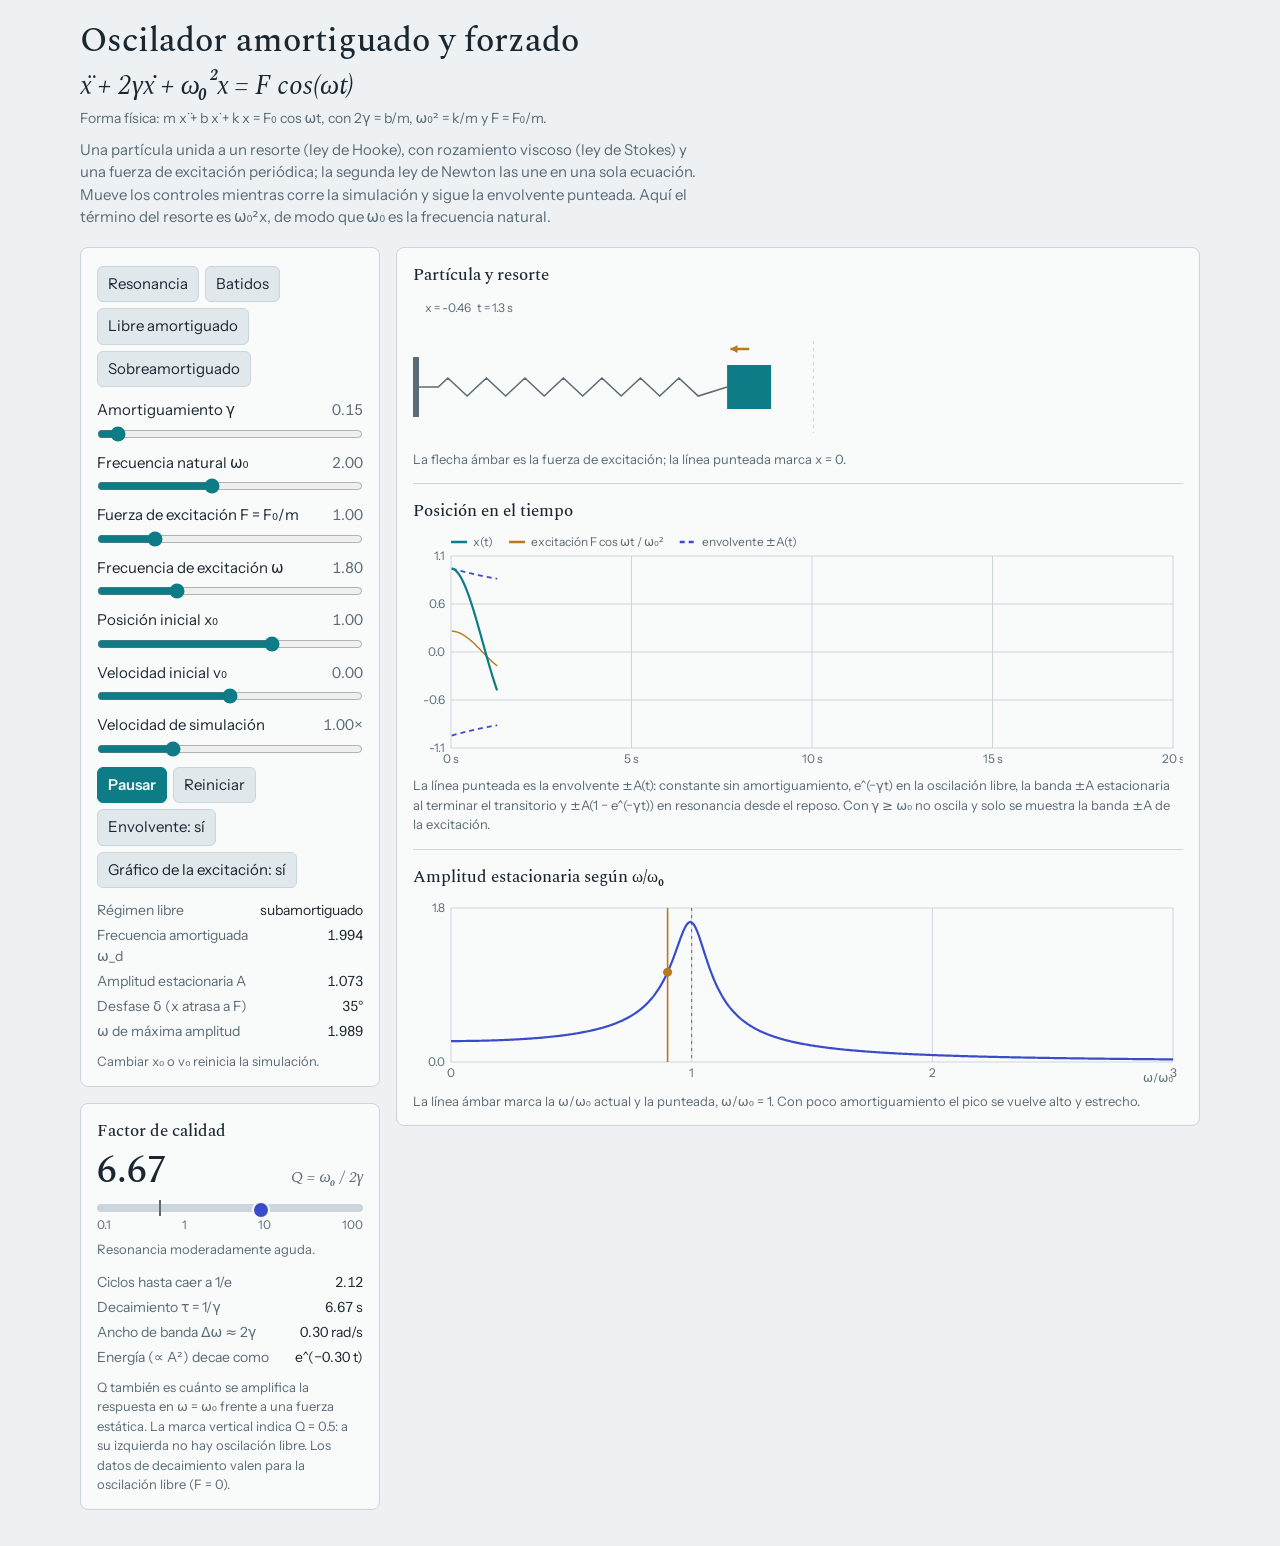
<file: simulador.html>
<!DOCTYPE html>

<html lang="es">
<head>
<meta charset="utf-8"/>
<meta content="width=device-width, initial-scale=1, viewport-fit=cover" name="viewport"/>
<title>Oscilador amortiguado y forzado</title>
<link href="https://fonts.googleapis.com/css2?family=Instrument+Sans:wght@400;600&amp;family=Spectral:ital,wght@0,500;1,400&amp;display=swap" rel="stylesheet"/>
<style>
/* Tokens de color (modo claro). --x: posición, --f: fuerza, --acc: curva de resonancia */
:root{--bg:#EDF1F3;--panel:#F9FBFB;--ink:#1B2730;--mute:#5B6B76;--line:#CBD5DB;--x:#0E7C86;--f:#B7791F;--acc:#3B4CCA;--btn:#E1E8EC;
box-sizing:border-box;padding-top:env(safe-area-inset-top,0px);padding-bottom:env(safe-area-inset-bottom,0px)}
/* Modo oscuro: mismos tokens con valores para fondo oscuro */
@media (prefers-color-scheme:dark){:root:not([data-theme="light"]){--bg:#131A20;--panel:#1B252D;--ink:#E6EDF1;--mute:#93A4AF;--line:#2F3D47;--x:#4CC3CE;--f:#E3A94B;--acc:#9AA6FF;--btn:#26333D;color-scheme:dark}}
:root[data-theme="dark"]{--bg:#131A20;--panel:#1B252D;--ink:#E6EDF1;--mute:#93A4AF;--line:#2F3D47;--x:#4CC3CE;--f:#E3A94B;--acc:#9AA6FF;--btn:#26333D;color-scheme:dark}
html{scroll-padding-top:env(safe-area-inset-top,0px)}
body{margin:0;background:var(--bg);color:var(--ink);font:15px/1.5 "Instrument Sans",system-ui,sans-serif}
.wrap{max-width:1120px;margin:0 auto;padding:22px 16px 36px}
h1{font:500 clamp(1.5rem,4vw,2.1rem)/1.15 Spectral,Georgia,serif;margin:0 0 6px}
.eq{font:italic 400 clamp(1.25rem,3.4vw,1.7rem)/1.3 Spectral,Georgia,serif;margin:8px 0 4px}
.lead{margin:0 0 18px;color:var(--mute);max-width:62ch}
.phys{margin:0 0 10px;color:var(--mute);font-size:14px}
/* Controles a la izquierda y gráficas a la derecha; en pantallas estrechas se apilan */
.grid{display:grid;grid-template-columns:minmax(250px,300px) 1fr;gap:16px;align-items:start}
@media (max-width:820px){.grid{grid-template-columns:1fr}}
.panel{background:var(--panel);border:1px solid var(--line);border-radius:8px;padding:14px 16px}
/* Cada control: etiqueta, valor numérico y slider */
.row{display:grid;grid-template-columns:1fr auto;margin-bottom:10px}
.row input{grid-column:1/3;width:100%;accent-color:var(--x);margin:4px 0 0}
.row output{font-variant-numeric:tabular-nums;color:var(--mute)}
.btns{display:flex;flex-wrap:wrap;gap:6px;margin:4px 0 12px}
button{font:inherit;background:var(--btn);color:var(--ink);border:1px solid var(--line);border-radius:6px;padding:6px 10px;cursor:pointer}
button:hover{border-color:var(--mute)}
button:focus-visible,input:focus-visible{outline:2px solid var(--acc);outline-offset:2px}
button.main{background:var(--x);color:var(--panel);border-color:var(--x);font-weight:600}
h2{font:500 1.05rem Spectral,Georgia,serif;margin:0 0 6px}
.sec+.sec{border-top:1px solid var(--line);margin-top:14px;padding-top:14px}
/* Los canvas ocupan todo el ancho; la altura se fija abajo y la resolución interna se ajusta en JS (setup) */
canvas{display:block;width:100%}
#cA{height:150px}#cT{height:240px}#cR{height:190px}
.note{margin:6px 0 0;color:var(--mute);font-size:13px}
dl{display:grid;grid-template-columns:1fr auto;gap:4px 10px;margin:12px 0 0;font-size:14px}
dt{color:var(--mute)}dd{margin:0;text-align:right;font-variant-numeric:tabular-nums}
.hint{font-size:13px;color:var(--mute);margin:10px 0 0}
/* Columna izquierda: controles y panel del factor de calidad apilados */
.side{display:grid;gap:16px}
/* Factor de calidad: número grande e indicador en escala logarítmica (Q de 0.1 a 100) */
.qbig{display:flex;align-items:baseline;justify-content:space-between;gap:10px}
.qbig span:first-child{font:500 2.4rem/1.1 Spectral,Georgia,serif;font-variant-numeric:tabular-nums}
.qeq{font:italic 1rem Spectral,Georgia,serif;color:var(--mute)}
.gauge{position:relative;height:8px;background:var(--line);border-radius:4px;margin:12px 0 4px}
.gauge .crit{position:absolute;left:23.3%;top:-4px;bottom:-4px;width:2px;background:var(--mute)}
.gauge b{position:absolute;top:50%;width:14px;height:14px;margin:-7px 0 0 -7px;border-radius:50%;background:var(--acc);border:2px solid var(--panel);transition:left .25s}
.ticks{display:flex;justify-content:space-between;font-size:12px;color:var(--mute)}

@media(max-width:820px){.grid{display:flex!important;flex-direction:column!important}.grid>section.panel{order:-1!important;width:100%}.grid>.side{order:1!important;width:100%}.grid>section.panel canvas{max-width:100%}}
</style>
</head>
<body>
<div class="wrap">
<h1>Oscilador amortiguado y forzado</h1>
<div class="eq">ẍ + 2γẋ + ω₀²x = F cos(ωt)</div>
<p class="phys">Forma física: m ẍ + b ẋ + k x = F₀ cos ωt, con 2γ = b/m, ω₀² = k/m y F = F₀/m.</p>
<p class="lead">Una partícula unida a un resorte (ley de Hooke), con rozamiento viscoso (ley de Stokes) y una fuerza de excitación periódica; la segunda ley de Newton las une en una sola ecuación. Mueve los controles mientras corre la simulación y sigue la envolvente punteada. Aquí el término del resorte es ω₀²x, de modo que ω₀ es la frecuencia natural.</p>
<div class="grid">
<!-- Columna izquierda: controles (presets, parámetros, pausa/reinicio, valores derivados) y factor de calidad -->
<div class="side">
<aside class="panel">
<div class="btns" id="pre"></div>
<div id="sliders"></div>
<div class="btns"><button class="main" id="bp">Pausar</button><button id="br">Reiniciar</button><button aria-pressed="true" id="be">Envolvente: sí</button><button aria-pressed="true" id="bf">Gráfico de la excitación: sí</button></div>
<dl>
<dt>Régimen libre</dt><dd id="r_reg"></dd>
<dt>Frecuencia amortiguada ω_d</dt><dd id="r_wd"></dd>
<dt>Amplitud estacionaria A</dt><dd id="r_A"></dd>
<dt>Desfase δ (x atrasa a F)</dt><dd id="r_d"></dd>
<dt>ω de máxima amplitud</dt><dd id="r_wr"></dd>
</dl>
<p class="hint">Cambiar x₀ o v₀ reinicia la simulación.</p>
</aside>
<!-- Panel del factor de calidad Q = ω₀/(2γ): valor, indicador logarítmico y consecuencias físicas -->
<aside class="panel">
<h2>Factor de calidad</h2>
<div class="qbig"><span id="q_val"></span><span class="qeq">Q = ω₀ / 2γ</span></div>
<div class="gauge" id="q_gauge" role="img"><i class="crit"></i><b id="q_dot"></b></div>
<div class="ticks"><span>0.1</span><span>1</span><span>10</span><span>100</span></div>
<p class="note" id="q_txt"></p>
<dl>
<dt>Ciclos hasta caer a 1/e</dt><dd id="q_cyc"></dd>
<dt>Decaimiento τ = 1/γ</dt><dd id="q_tau"></dd>
<dt>Ancho de banda Δω ≈ 2γ</dt><dd id="q_bw"></dd>
<dt>Energía (∝ A²) decae como</dt><dd id="q_loss"></dd>
</dl>
<p class="hint">Q también es cuánto se amplifica la respuesta en ω = ω₀ frente a una fuerza estática. La marca vertical indica Q = 0.5: a su izquierda no hay oscilación libre. Los datos de decaimiento valen para la oscilación libre (F = 0).</p>
</aside>
</div>
<!-- Panel de gráficas: animación de la partícula, x(t) y curva de resonancia -->
<section class="panel">
<div class="sec"><h2>Partícula y resorte</h2><canvas id="cA"></canvas><p class="note">La flecha ámbar es la fuerza de excitación; la línea punteada marca x = 0.</p></div>
<div class="sec"><h2>Posición en el tiempo</h2><canvas id="cT"></canvas><p class="note">La línea punteada es la envolvente ±A(t): constante sin amortiguamiento, e^(−γt) en la oscilación libre, la banda ±A estacionaria al terminar el transitorio y ±A(1 − e^(−γt)) en resonancia desde el reposo. Con γ ≥ ω₀ no oscila y solo se muestra la banda ±A de la excitación.</p></div>
<div class="sec"><h2>Amplitud estacionaria según ω/ω₀</h2><canvas id="cR"></canvas><p class="note">La línea ámbar marca la ω/ω₀ actual y la punteada, ω/ω₀ = 1. Con poco amortiguamiento el pico se vuelve alto y estrecho.</p></div>
</section>
</div>
</div>
<script>
/* ===== Configuración =====
 * Cada control es [id, etiqueta, mínimo, máximo, paso, valor inicial].
 * g = γ (amortiguamiento), w0 = ω₀ (frecuencia natural), F = amplitud de la fuerza,
 * w = ω (frecuencia de la fuerza), x0 y v0 = condiciones iniciales, sp = velocidad de simulación. */
const CFG=[['g','Amortiguamiento γ',0,3,.01,.15],['w0','Frecuencia natural ω₀',.5,4,.01,2],['F','Fuerza de excitación F = F₀/m',0,5,.05,1],['w','Frecuencia de excitación ω',.1,6,.01,1.8],['x0','Posición inicial x₀',-3,3,.1,1],['v0','Velocidad inicial v₀',-3,3,.1,0],['sp','Velocidad de simulación',.25,3,.25,1]];
// Presets: valores de los parámetros que ilustran casos típicos (resonancia, batidos, etc.)
const PRE={'Resonancia':{g:.1,w0:2,F:1,w:2,x0:0,v0:0},'Batidos':{g:0,w0:2,F:1,w:1.8,x0:0,v0:0},'Libre amortiguado':{g:.15,w0:2,F:0,w:1,x0:2,v0:0},'Sobreamortiguado':{g:2.5,w0:1.5,F:1,w:1,x0:2,v0:0}};
// Utilidades: $ = atajo al DOM, el = sliders por id, TW = ventana de tiempo de x(t) en segundos,
// cs/C = leen las variables CSS de color para que el canvas siga el modo claro/oscuro, FONT = fuente de los textos del canvas
const $=id=>document.getElementById(id),el={},TW=20,cs=getComputedStyle(document.documentElement),C=n=>cs.getPropertyValue(n).trim(),FONT='12px "Instrument Sans",system-ui,sans-serif';
// Estado global:
//   P: parámetros vigentes {g, w0, F, w, sp}      S: estado de la partícula {x, v, ph (fase de la fuerza), t}
//   HT/HX/HF: historial de t, x y fuerza escalada   lastS: último instante guardado
//   running: simulación en marcha   view: escalas de los ejes (ym en x(t), ax en la animación)
let P={},S={},HT=[],HX=[],HF=[],HE=[],lastS=0,running=true,view={ym:1,ax:2};
// Valor numérico actual de un slider
const val=id=>parseFloat(el[id].value);
// Construye los sliders a partir de CFG; cambiar x₀ o v₀ reinicia la simulación
CFG.forEach(([id,lab,min,max,step,v])=>{const d=document.createElement('div');d.className='row';
d.innerHTML=`<label for="${id}">${lab}</label><output id="o_${id}"></output><input type="range" id="${id}" min="${min}" max="${max}" step="${step}" value="${v}">`;
$('sliders').appendChild(d);el[id]=d.querySelector('input');
el[id].addEventListener('input',()=>{if(id==='x0'||id==='v0')reset();refresh();});});
// Botones de presets: asignan los valores a los sliders y reinician
Object.entries(PRE).forEach(([n,p])=>{const b=document.createElement('button');b.textContent=n;b.onclick=()=>{for(const k in p)el[k].value=p[k];refresh();reset();};$('pre').appendChild(b);});
// Pausar/reanudar y reiniciar
$('bp').onclick=()=>{running=!running;$('bp').textContent=running?'Pausar':'Reanudar';};
$('br').onclick=reset;
// Envolvente: se muestra u oculta con el botón
let showForce=true;$('bf').onclick=()=>{showForce=!showForce;$('bf').textContent='Gráfico de la excitación: '+(showForce?'sí':'no');$('bf').setAttribute('aria-pressed',showForce);};
let showEnv=true;$('be').onclick=()=>{showEnv=!showEnv;$('be').textContent='Envolvente: '+(showEnv?'sí':'no');$('be').setAttribute('aria-pressed',showEnv);};
/**
 * Envolvente instantánea ±A(t) = |u_p + u_h|, módulo de la suma de los fasores de la respuesta estacionaria
 * (frecuencia ω) y del transitorio (frecuencia ω_d, decae como e^(−γt)). Da los batidos si γ = 0, e^(−γt) en la
 * oscilación libre y A(1 − e^(−γt)) en resonancia desde el reposo. Si γ ≥ ω₀ no hay transitorio oscilante: solo la banda ±A.
 */
function envelope(){
  const {g,w0,F,w}=P,{x,v,ph}=S,wd=g<w0?Math.sqrt(w0*w0-g*g):0,den=(w0*w0-w*w)**2+(2*g*w)**2;
  if(F>0&&den<1e-9)return NaN;
  // Fasor estacionario P = F/(ω₀² − ω² + 2iγω) girado por la fase de la fuerza
  const pr=F>0?F*(w0*w0-w*w)/den:0,pi=F>0?-F*2*g*w/den:0,c=Math.cos(ph),s=Math.sin(ph),ur=pr*c-pi*s,ui=pr*s+pi*c;
  if(!wd)return F>0?Math.hypot(ur,ui):NaN;
  // Transitorio: x_h = x − x_p y v_h = v − v_p, con v_p = −ω·Im(u_p)
  const xh=x-ur,vh=v+w*ui,b=(vh+g*xh)/wd;
  return Math.hypot(x,ui-b);
}

/**
 * Lee los sliders, actualiza el número mostrado junto a cada uno, guarda los
 * parámetros vigentes en P y recalcula los valores derivados del panel.
 */
function refresh(){
  for(const [id] of CFG){const v=val(id);$('o_'+id).textContent=id==='sp'?v.toFixed(2)+'×':v.toFixed(2);}
  // Parámetros vigentes: los usa el integrador en cada paso
  P={g:val('g'),w0:val('w0'),F:val('F'),w:val('w'),sp:val('sp')};
  // Resultados teóricos: A = F/√((ω₀²−ω²)²+(2γω)²), δ = atan2(2γω, ω₀²−ω²),
  // ω_d = √(ω₀²−γ²) y pico de amplitud en ω_r = √(ω₀²−2γ²) (solo si ω₀² > 2γ²)
  const {g,w0,F,w}=P,den=Math.sqrt((w0*w0-w*w)**2+(2*g*w)**2);
  $('r_reg').textContent=Math.abs(g-w0)<.01?'crítico':g<w0?'subamortiguado':'sobreamortiguado';
  $('r_wd').textContent=g<w0?Math.sqrt(w0*w0-g*g).toFixed(3):'—';
  $('r_A').textContent=den<1e-9?'∞':(F/den).toFixed(3);
  $('r_d').textContent=(Math.atan2(2*g*w,w0*w0-w*w)*180/Math.PI).toFixed(0)+'°';
  $('r_wr').textContent=w0*w0>2*g*g?Math.sqrt(w0*w0-2*g*g).toFixed(3):'sin pico';
  // Factor de calidad Q = ω₀/(2γ): cuanto mayor es, más aguda es la resonancia y más ciclos
  // tarda en apagarse la oscilación libre. wd = ω_d (0 si no hay oscilación libre).
  const Q=g>0?w0/(2*g):Infinity,wd=g<w0?Math.sqrt(w0*w0-g*g):0;
  const fq=v=>!isFinite(v)?'∞':v>=100?v.toFixed(0):v>=10?v.toFixed(1):v.toFixed(2);
  $('q_val').textContent=fq(Q);
  // Indicador logarítmico: Q = 0.1 en el extremo izquierdo y Q = 100 en el derecho
  $('q_dot').style.left=(isFinite(Q)?Math.min(1,Math.max(0,(Math.log10(Q)+1)/3)):1)*100+'%';
  $('q_gauge').setAttribute('aria-label','Factor de calidad Q = '+fq(Q));
  // Lectura cualitativa según el valor de Q
  $('q_txt').textContent=!isFinite(Q)?'Sin amortiguamiento: la oscilación libre nunca se apaga.':Math.abs(Q-.5)<.005?'Amortiguamiento crítico: el retorno más rápido sin oscilar.':Q<.5?'Sobreamortiguado: no hay oscilación libre.':Q<5?'Poco selectivo: se apaga en pocos ciclos y la resonancia es ancha.':Q<30?'Resonancia moderadamente aguda.':'Resonancia muy aguda: oscila durante muchos ciclos.';
  // Ciclos hasta que la amplitud cae a 1/e: ω_d/(2πγ) (la envolvente libre es e^(−γt))
  $('q_cyc').textContent=g===0?'∞':wd>0?(wd/(2*Math.PI*g)).toFixed(2):'—';
  $('q_tau').textContent=g>0?(1/g).toFixed(2)+' s':'∞';
  $('q_bw').textContent=(2*g).toFixed(2)+' rad/s';
  // La energía es proporcional al cuadrado de la amplitud: si la amplitud decae como e^(−γt), la energía decae como e^(−2γt)
  $('q_loss').textContent=g===0?'constante':'e^(−'+(2*g).toFixed(2)+' t)';
}
/** Reinicia la partícula con x₀ y v₀ (fase y tiempo en 0), borra el historial y reajusta las escalas. */
function reset(){S={x:val('x0'),v:val('v0'),ph:0,t:0};HT=[];HX=[];HF=[];HE=[];lastS=0;view={ym:Math.max(1,Math.abs(S.x)*1.15),ax:Math.max(2,Math.abs(S.x)*1.1)};}

/**
 * Avanza el estado un paso h con Runge-Kutta de orden 4.
 * La ecuación de segundo orden se escribe como sistema de primer orden:
 *   x' = v
 *   v' = F cos(φ) − 2γ v − ω₀² x
 *   φ' = ω        (fase de la fuerza; acumularla evita saltos al cambiar ω en marcha)
 */
function rk4(h){
  // a(x, v, φ) = aceleración x'' despejada de la ecuación de movimiento
  const {g,w0,F,w}=P,a=(x,v,p)=>F*Math.cos(p)-2*g*v-w0*w0*x,{x,v,ph}=S;
  // Pendientes k1..k4 de x y de v: al inicio del paso, en dos puntos medios y al final
  const k1x=v,k1v=a(x,v,ph);
  const k2x=v+h/2*k1v,k2v=a(x+h/2*k1x,v+h/2*k1v,ph+h/2*w);
  const k3x=v+h/2*k2v,k3v=a(x+h/2*k2x,v+h/2*k2v,ph+h/2*w);
  const k4x=v+h*k3v,k4v=a(x+h*k3x,v+h*k3v,ph+h*w);
  // Promedio ponderado de las pendientes (1, 2, 2, 1)/6; la fase avanza ω·h
  S.x+=h/6*(k1x+2*k2x+2*k3x+k4x);S.v+=h/6*(k1v+2*k2v+2*k3v+k4v);S.ph+=h*w;S.t+=h;
}
/** Guarda cada 0,02 s de tiempo simulado: t, x y la fuerza escalada F cos(φ)/ω₀² (desplazamiento estático equivalente). */
function sample(){
  if(S.t-lastS<.02)return;lastS=S.t;HT.push(S.t);HX.push(S.x);HF.push(P.F*Math.cos(S.ph)/(P.w0*P.w0));HE.push(envelope());
  // Descarta los datos que ya salieron de la ventana visible
  while(HT.length&&HT[0]<S.t-TW-1){HT.shift();HX.shift();HF.shift();HE.shift();}
}

// cv guarda, para cada canvas, su contexto 2D y su tamaño en píxeles CSS
const cv={};
/**
 * Prepara un canvas: ajusta su resolución interna a su tamaño en pantalla y a la densidad
 * de píxeles (nitidez en pantallas retina), y lo reajusta cada vez que cambia de tamaño.
 */
function setup(id,k){const c=$(id),o={ctx:c.getContext('2d'),w:0,h:0};cv[k]=o;
  const fit=()=>{const r=c.getBoundingClientRect(),d=window.devicePixelRatio||1;c.width=Math.round(r.width*d);c.height=Math.round(r.height*d);o.ctx.setTransform(d,0,0,d,0,0);o.w=r.width;o.h=r.height;};
  new ResizeObserver(fit).observe(c);fit();}

/** Dibuja la partícula: pared, resorte, masa y flecha de la fuerza. La escala (px por unidad de x) sigue a view.ax. */
function drawAnim(){
  const {ctx,w,h}=cv.A;ctx.clearRect(0,0,w,h);
  // cy: altura de la línea central; cx: posición de x = 0; sc: píxeles por unidad; px: posición de la masa; m: medio lado de la masa
  const cy=h*.62,cx=w*.52,sc=(w*.36)/view.ax,px=cx+S.x*sc,m=22;
  ctx.font=FONT;ctx.fillStyle=C('--mute');ctx.textAlign='left';ctx.textBaseline='top';
  ctx.fillText(`x = ${S.x.toFixed(2)}   t = ${S.t.toFixed(1)} s`,12,8);
  // Pared fija
  ctx.fillRect(0,cy-30,6,60);
  // Línea punteada de equilibrio (x = 0)
  ctx.strokeStyle=C('--line');ctx.lineWidth=1;ctx.setLineDash([3,4]);ctx.beginPath();ctx.moveTo(cx,cy-46);ctx.lineTo(cx,cy+46);ctx.stroke();ctx.setLineDash([]);
  // Resorte: zigzag de n tramos entre la pared (a) y el borde izquierdo de la masa (b); se estira o comprime con x
  const a=6,b=px-m,n=14,seg=(b-a)/(n+2);
  ctx.strokeStyle=C('--mute');ctx.lineWidth=1.6;ctx.beginPath();ctx.moveTo(a,cy);ctx.lineTo(a+seg,cy);
  for(let i=0;i<n;i++)ctx.lineTo(a+seg*(i+1.5),cy+(i%2?9:-9));
  ctx.lineTo(b,cy);ctx.stroke();
  // Masa
  ctx.fillStyle=C('--x');ctx.fillRect(px-m,cy-m,2*m,2*m);
  // Flecha de la fuerza sobre la masa: longitud proporcional a F cos(φ), con punta según el signo
  const ay=cy-m-16,len=P.F*Math.cos(S.ph)/5*w*.18,s=Math.sign(len)*7;
  ctx.strokeStyle=ctx.fillStyle=C('--f');ctx.lineWidth=2.5;ctx.beginPath();ctx.moveTo(px,ay);ctx.lineTo(px+len,ay);ctx.stroke();
  if(Math.abs(len)>4){ctx.beginPath();ctx.moveTo(px+len,ay);ctx.lineTo(px+len-s,ay-4);ctx.lineTo(px+len-s,ay+4);ctx.fill();}
}
/** Dibuja x(t) y la fuerza escalada en una ventana móvil de TW segundos, con rejilla y leyenda. */
function drawTime(){
  const {ctx,w,h}=cv.T;ctx.clearRect(0,0,w,h);
  // Márgenes (l, r, tp, b), tamaño del área de trazado (pw, ph) y ventana temporal [t0, t0+TW];
  // mx y my convierten tiempo y valor a píxeles (ym = semialtura del eje vertical)
  const l=38,r=10,tp=26,b=22,pw=w-l-r,ph=h-tp-b,t0=Math.max(0,S.t-TW),ym=view.ym;
  const mx=t=>l+(t-t0)/TW*pw,my=v=>tp+ph/2-v/ym*ph/2;
  ctx.font=FONT;ctx.lineWidth=1;ctx.strokeStyle=C('--line');ctx.fillStyle=C('--mute');ctx.textAlign='right';ctx.textBaseline='middle';
  // Rejilla horizontal con valores y marcas de tiempo cada 5 s
  for(const k of [-1,-.5,0,.5,1]){const y=my(k*ym);ctx.beginPath();ctx.moveTo(l,y);ctx.lineTo(w-r,y);ctx.stroke();ctx.fillText((k*ym).toFixed(1),l-6,y);}
  ctx.textAlign='center';ctx.textBaseline='top';
  for(let tk=Math.ceil(t0/5)*5;tk<=t0+TW;tk+=5){const x=mx(tk);ctx.beginPath();ctx.moveTo(x,tp);ctx.lineTo(x,tp+ph);ctx.stroke();ctx.fillText(tk+' s',x,tp+ph+5);}
  // Recorta al área de trazado y dibuja las curvas (fuerza detrás, posición delante)
  ctx.save();ctx.beginPath();ctx.rect(l,tp,pw,ph);ctx.clip();
  const path=(ys,col,lw)=>{ctx.strokeStyle=C(col);ctx.lineWidth=lw;ctx.beginPath();let st=false;
    for(let i=0;i<HT.length;i++){if(HT[i]<t0)continue;const X=mx(HT[i]),Y=my(ys[i]);st?ctx.lineTo(X,Y):(ctx.moveTo(X,Y),st=true);}ctx.stroke();};
  if(showForce)path(HF,'--f',1.4);
  // Envolvente punteada ±A(t) detrás de la posición
  if(showEnv){ctx.setLineDash([5,4]);path(HE,'--acc',1.8);path(HE.map(e=>-e),'--acc',1.8);ctx.setLineDash([]);}
  path(HX,'--x',2.2);ctx.restore();
  ctx.textAlign='left';ctx.textBaseline='middle';
  // Leyenda
  let lx=l;[['--x','x(t)',0],['--f','excitación F cos ωt / ω₀²',2],['--acc','envolvente ±A(t)',1]].forEach(([c,t,d])=>{if((d===1&&!showEnv)||(d===2&&!showForce))return;ctx.strokeStyle=ctx.fillStyle=C(c);ctx.lineWidth=2.5;ctx.setLineDash(d===1?[5,4]:[]);ctx.beginPath();ctx.moveTo(lx,12);ctx.lineTo(lx+16,12);ctx.stroke();ctx.setLineDash([]);ctx.fillStyle=C('--mute');ctx.fillText(t,lx+22,12);lx+=22+ctx.measureText(t).width+16;});
}
/** Amplitud estacionaria A(ω) = F/√((ω₀²−ω²)²+(2γω)²). Usa γ ≥ 0,005 en la gráfica para evitar dividir entre cero en ω = ω₀. */
function Amp(w){const g=Math.max(P.g,.005);return P.F/Math.sqrt((P.w0*P.w0-w*w)**2+(2*g*w)**2);}
/** Dibuja la curva de resonancia A contra ω/ω₀ (de 0 a 3), con marcadores en ω/ω₀ = 1 y en la razón actual. */
function drawRes(){
  const {ctx,w,h}=cv.R;ctx.clearRect(0,0,w,h);
  const l=38,r=10,tp=12,b=24,pw=w-l-r,ph=h-tp-b,W=3,N=600;let top=0;
  // Escala vertical: máximo de A(ω) en la rejilla de N puntos, más el pico teórico en ω_r si existe
  for(let i=0;i<=N;i++)top=Math.max(top,Amp(i/N*W*P.w0));
  if(P.w0*P.w0>2*P.g*P.g)top=Math.max(top,Amp(Math.sqrt(P.w0*P.w0-2*P.g*P.g)));
  top=top>1e-6?top*1.1:1;
  const mx=v=>l+v/W*pw,my=a=>tp+ph-a/top*ph;
  ctx.font=FONT;ctx.lineWidth=1;ctx.strokeStyle=C('--line');ctx.fillStyle=C('--mute');ctx.textAlign='center';ctx.textBaseline='top';
  for(let k=0;k<=W;k++){ctx.beginPath();ctx.moveTo(mx(k),tp);ctx.lineTo(mx(k),tp+ph);ctx.stroke();ctx.fillText(k,mx(k),tp+ph+5);}
  ctx.textAlign='right';ctx.textBaseline='middle';
  for(const k of [0,1]){ctx.beginPath();ctx.moveTo(l,my(k*top));ctx.lineTo(w-r,my(k*top));ctx.stroke();ctx.fillText((k*top).toFixed(1),l-6,my(k*top));}
  ctx.textAlign='right';ctx.textBaseline='bottom';ctx.fillText('ω/ω₀',w-r,h-2+0);
  ctx.save();ctx.beginPath();ctx.rect(l,tp-2,pw,ph+4);ctx.clip();
  // Línea punteada en ω₀
  ctx.setLineDash([3,4]);ctx.strokeStyle=C('--mute');ctx.beginPath();ctx.moveTo(mx(1),tp);ctx.lineTo(mx(1),tp+ph);ctx.stroke();ctx.setLineDash([]);
  // Curva A(ω)
  ctx.strokeStyle=C('--acc');ctx.lineWidth=2.2;ctx.beginPath();
  for(let i=0;i<=N;i++){const ww=i/N*W,X=mx(ww),Y=my(Amp(ww*P.w0));i?ctx.lineTo(X,Y):ctx.moveTo(X,Y);}ctx.stroke();
  // Marcador de la ω actual: línea vertical y punto sobre la curva
  ctx.strokeStyle=ctx.fillStyle=C('--f');ctx.lineWidth=1.6;ctx.beginPath();ctx.moveTo(mx(P.w/P.w0),tp);ctx.lineTo(mx(P.w/P.w0),tp+ph);ctx.stroke();
  ctx.beginPath();ctx.arc(mx(P.w/P.w0),my(Amp(P.w)),4.5,0,7);ctx.fill();ctx.restore();
}
/**
 * Bucle de animación (requestAnimationFrame): avanza la simulación según el tiempo real
 * transcurrido, ajusta suavemente las escalas de los ejes y redibuja los tres canvas.
 */
function frame(now){
  const dt=Math.min(.05,(now-frame.last)/1000);frame.last=now;
  // Tiempo simulado = tiempo real × velocidad; se divide en subpasos de ≤ 0,004 para mantener la precisión de RK4
  if(running){const sd=dt*P.sp,n=Math.max(1,Math.ceil(sd/.004)),h=sd/n;for(let i=0;i<n;i++){rk4(h);sample();}}
  // Autoescala suave: los ejes siguen a los máximos recientes de |x| y de la fuerza
  let mxX=0,mxF=0;for(let i=0;i<HX.length;i++){mxX=Math.max(mxX,Math.abs(HX[i]));mxF=Math.max(mxF,Math.abs(HF[i]));}
  view.ym+=(Math.max(1,mxX*1.15,mxF*1.15)-view.ym)*.08;view.ax+=(Math.max(2,mxX*1.1)-view.ax)*.08;
  drawAnim();drawTime();drawRes();requestAnimationFrame(frame);
}
// Inicialización: prepara los canvas, lee los parámetros, fija el estado inicial y arranca el bucle
setup('cA','A');setup('cT','T');setup('cR','R');
refresh();reset();frame.last=performance.now();requestAnimationFrame(frame);

// Control desde la presentación: al cambiar de diapositiva se aplican los parámetros.
window.addEventListener('message', function(event) {
  const data=event.data;
  if(!data || data.kind!=='oscilaciones:setPreset') return;
  if(data.params) { for (const [key,value] of Object.entries(data.params)) {if(el[key]) el[key].value=value;} refresh();reset(); }
  if(data.running!==undefined){running=!!data.running; $('bp').textContent=running?'Pausar':'Reanudar';}
});
</script>
</body>
</html>
</file>
<file: styles.css>
/* HOJA DE ESTILOS — cambia aquí los colores, tamaños y espacios. */
* {
  box-sizing: border-box;
}
html,body {
  margin: 0;
  height: 100%;
  font-family: Inter,Arial,sans-serif;
  background: #0e1522;
  color: #f0f4f7;
}
button {
  font: inherit;
  cursor: pointer;
}
#shell {
  height: 100vh;
  display: flex;
  flex-direction: column;
  overflow: hidden;
}
.toolbar {
  height: 58px;
  background: #101926;
  display: flex;
  align-items: center;
  justify-content: space-between;
  padding: 0 22px;
  gap: 10px;
  border-bottom: 1px solid #314257;
  flex-shrink: 0;
}
.brand {
  color: #e8b968;
  font-weight: 800;
  letter-spacing: .08em;
  font-size: .78rem;
}
.right {
  display: flex;
  align-items: center;
  gap: 8px;
}
.navbutton,.demo {
  border: 1px solid #496079;
  border-radius: 8px;
  background: #1c3043;
  color: white;
  padding: 8px 12px;
}
.navbutton:hover,.mini button:hover {
  background: #2b5365;
}
.primary {
  background: #137d86;
}
.counter {
  min-width: 75px;
  text-align: center;
  color: #b9cad9;
  font-variant-numeric: tabular-nums;
}
.workspace {
  flex: 1;
  display: flex;
  min-height: 0;
  overflow: hidden;
}
.slide {
  flex: 1;
  min-width: 0;
  overflow: auto;
  background: #f7f9fc;
  color: #213047;
  position: relative;
  padding: clamp(18px,3.6vw,56px) clamp(22px,4.2vw,65px) 28px;
}
.slide:before {
  content: "";
  position: absolute;
  top: 0;
  left: 0;
  right: 0;
  height: 120px;
  background: linear-gradient(105deg,#23213f,#65254e 76%,#262244);
  clip-path: ellipse(100% 90% at 50% 0%);
}
.slide:after {
  content: "";
  position: absolute;
  right: 6%;
  top: 0;
  width: 23px;
  height: 90px;
  background: #b40a65;
}
.slide>header {
  position: relative;
  margin-top: 0;
  min-height: 106px;
  z-index: 1;
}
.section {
  font-size: .73rem;
  letter-spacing: .15em;
  text-transform: uppercase;
  color: #e7b968;
  font-weight: 800;
  margin: 0 0 9px;
}
.slide h1 {
  font-size: clamp(1.5rem,2.7vw,2.6rem);
  line-height: 1.16;
  margin: 0 0 24px;
  color: #fff;
  font-weight: 800;
  letter-spacing: -.04em;
  max-width: 1000px;
}
.content {
  position: relative;
  z-index: 2;
  font-size: clamp(1rem,1.2vw,1.22rem);
  line-height: 1.53;
  max-width: 1300px;
}
.content h3 {
  font-size: 1.13em;
  color: #0d7a82;
  margin: 3px 0 12px;
}
.content p {
  margin: 12px 0;
}
.content b {
  color: #273d5a;
}
.twocol {
  display: grid;
  grid-template-columns: 1fr 1fr;
  gap: clamp(15px,3vw,45px);
}
.steps {
  display: grid;
  gap: 12px;
}
.steps>div {
  display: flex;
  align-items: flex-start;
  gap: 12px;
}
.dot {
  color: #ad1260;
  min-width: 29px;
  font-size: .83rem;
  font-weight: 800;
  padding-top: 3px;
}
.formula {
  padding: 15px 16px;
  border-radius: 9px;
  border-left: 4px solid #0d878c;
  background: #e7f0f5;
  margin: 14px 0;
  font-family: Georgia,serif;
  font-size: clamp(1.2rem,1.5vw,1.7rem);
  line-height: 1.45;
  overflow-wrap: anywhere;
}
.hero-eq {
  font: clamp(1.8rem,3.8vw,3.3rem) Georgia,serif;
  color: #0b7d85;
  margin: 40px 0;
}
.subtitle {
  font-size: 1.7em;
  color: #9b6a1f;
}
.muted {
  color: #667789;
}
.footnote {
  background: #f3eef5;
  color: #6b6170;
  border-radius: 8px;
  padding: 12px 15px;
  margin-top: 24px;
  font-size: .86em;
}
.three,.five {
  display: grid;
  grid-template-columns: repeat(3,1fr);
  gap: 17px;
}
.five {
  grid-template-columns: repeat(5,1fr);
}
.mini {
  border: 1px solid #d3dce4;
  border-radius: 12px;
  padding: 18px;
  background: white;
  box-shadow: 0 3px 12px #142c4211;
}
.mini h3 {
  margin-top: 0;
}
.mini button,.content button {
  background: #0d7e86;
  border: 0;
  color: white;
  border-radius: 7px;
  padding: 10px 14px;
}
.figure {
  display: block;
  width: 100%;
  object-fit: contain;
  max-height: 340px;
  border-radius: 10px;
  background: #fff;
}
.figure.large {
  max-height: 430px;
}
.highlight {
  padding: 18px;
  background: #deeff0;
  border-radius: 10px;
  font-weight: 800;
  color: #0d6d76;
  font-size: 1.6rem;
}
table {
  border-collapse: collapse;
  width: 100%;
  font-size: .95em;
}
td,th {
  padding: 9px 12px;
  text-align: left;
  border-bottom: 1px solid #d4dee6;
}
th {
  background: #e7f1f4;
}
.simdock {
  width: 0;
  min-width: 0;
  transition: width .18s ease;
  background: #e9eff3;
  overflow: hidden;
  border-left: 0;
  display: flex;
  flex-direction: column;
}
.simdock.open {
  width: 53%;
  border-left: 4px solid #0b7c85;
}
.simhead {
  height: 46px;
  flex-shrink: 0;
  background: #132437;
  color: #f2f6f8;
  display: flex;
  align-items: center;
  justify-content: space-between;
  gap: 8px;
  padding: 5px 12px;
  font-size: .85rem;
}
.simhead button {
  background: #30465d;
  color: white;
  border: 0;
  padding: 5px 9px;
  border-radius: 5px;
}
#simFrame {
  border: 0;
  width: 100%;
  flex: 1;
  min-height: 0;
  background: #f1f5f7;
}
.footer {
  height: 5px;
  background: #26374e;
  flex-shrink: 0;
}
.progress {
  height: 5px;
  background: #0d929c;
  width: 0;
  transition: width .2s;
}
kbd {
  background: #243953;
  padding: 2px 7px;
  border-radius: 4px;
  font-size: .78em;
}
@media (max-width:1050px) {
  .five {
    grid-template-columns: repeat(3,1fr);
  }
  .slide {
    padding: 26px 25px;
  }
  .simdock.open {
    width: 57%;
  }
  .twocol {
    grid-template-columns: 1fr;
  }
  .content {
    font-size: 1rem;
  }
}
@media (max-width:680px) {
  .brand {
    display: none;
  }
  .toolbar {
    padding: 0 7px;
  }
  .right {
    gap: 4px;
  }
  .navbutton {
    padding: 6px;
  }
  .slide:before {
    height: 105px;
  }
  .slide h1 {
    font-size: 1.4rem;
  }
  .slide>header {
    min-height: 110px;
  }
  .simdock.open {
    position: absolute;
    z-index: 4;
    inset: 58px 0 5px;
    width: 100%;
    border-left: 0;
  }
  .three,.five {
    grid-template-columns: 1fr;
  }
  .content {
    font-size: 1rem;
  }
}
@media print {
  .toolbar,.simdock,.footer {
    display: none;
  }
  .workspace {
    height: auto;
    overflow: visible;
  }
  .slide {
    overflow: visible;
  }
}
/* Versión fiel a la distribución matemática de la presentación fuente */
.slide h1 {
  color: #fff;
  text-shadow: 0 1px 2px #16132670;
  letter-spacing: -.02em;
}
.slide:before {
  height: 155px;
  clip-path: ellipse(90% 91% at 47% 0%);
}
.slide>header {
  min-height: 128px;
}
.slide {
  background: #fff;
  padding-top: clamp(18px,3vw,38px);
}
.mathcols {
  gap: 3.2vw;
  align-items: start;
}
.mathline {
  display: flex;
  align-items: flex-start;
  gap: 12px;
  margin: 0 0 13px;
  line-height: 1.55;
  font-size: clamp(.93rem,1.18vw,1.17rem);
}
.mathline .triangle {
  color: #bb0b70;
  flex: none;
  font-size: 1.18em;
  line-height: 1.25;
}
.latex-math {
  display: inline-block;
  vertical-align: middle;
  max-width: 100%;
  color: inherit;
}
.latex-math mjx-container {
  max-width: 100%;
  margin: 0 !important;
}
.latex-math svg {
  height: auto;
  max-height: 100%;
  max-width: 100%;
  overflow: visible;
  vertical-align: middle;
}
.mathline .latex-math {
  margin-left: 2px;
}
.formula {
  background: #fff;
  border: 1px solid #cbd8df;
  border-left: 3px solid #128b91;
  font: inherit;
  line-height: 1.6;
  padding: 10px 14px;
  overflow-x: auto;
  overflow-wrap: normal;
}
.formula .latex-math {
  font-size: 1.30em;
  white-space: nowrap;
}
.sourcecards .mini {
  padding: 12px 17px;
  margin-bottom: 14px;
  box-shadow: none;
  border-radius: 7px;
}
.sourcecards .mini h3 {
  font-size: 1rem;
  margin: 0;
  color: #527181;
}
.sourcecards .formula {
  margin: 0;
  padding: 7px 2px;
  border: 0;
  box-shadow: none;
}
.sourcecards .formula .latex-math {
  font-size: 1.7em;
}
.regime-cards .mini {
  box-shadow: none;
  border-radius: 7px;
  padding: 13px 15px;
  min-width: 0;
}
.regime-cards .mini .formula {
  padding: 8px 6px;
  max-width: 100%;
  margin: 9px 0;
  font-size: .84em;
}
.regime-cards .mini .formula .latex-math {
  font-size: 1em;
}
.regime-cards h3 {
  font-size: clamp(.95rem,1.25vw,1.2rem);
  line-height: 1.5;
}
.regime-cards h3 .latex-math {
  font-size: .93em;
}
.route>div {
  display: flex;
  justify-content: space-between;
  gap: 15px;
  align-items: center;
  border-bottom: 1px solid #d6d9db;
  padding: 19px 10px;
  font-size: 1.2em;
}
.route b {
  color: #0b8185;
}
.route .latex-math {
  font-size: 1.3em;
}
.amplitude-strip {
  padding: 15px;
  margin-top: 15px;
  background: #f1f7f7;
  color: #0c7c84;
  border-radius: 6px;
  text-align: center;
  font-size: 1.3em;
}
.smallnote {
  font-size: .8em;
}
.presenters {
  max-width: 960px;
  margin-top: 32px;
}
.presenter-label {
  color: #657486;
  font-size: .75em;
  font-weight: 800;
  letter-spacing: .15em;
}
.presenter-grid {
  display: grid;
  grid-template-columns: repeat(2,minmax(0,1fr));
  gap: 12px 20px;
}
.presenter {
  background: #f6f8fb;
  border: 1px solid #d5dce5;
  border-radius: 9px;
  padding: 9px 15px;
}
.presenter span {
  display: block;
  font-size: .7em;
  letter-spacing: .08em;
  font-weight: 800;
  text-transform: uppercase;
  color: #0d868d;
}
.presenter [contenteditable] {
  outline: none;
  border-bottom: 1px dashed #aebcc8;
  padding: 4px 0;
  min-width: 0;
}
.presenter [contenteditable]:focus {
  border-color: #0d858b;
  background: #eaf5f6;
}
.presenter-hint {
  font-size: .76em;
  color: #73818e;
  margin: 6px 0;
}
.hero-eq .latex-math {
  font-size: .94em;
}
@media (max-width:1120px) {
  .mathline {
    font-size: clamp(.84rem,1.15vw,1.05rem);
  }
  .regime-cards .mini {
    padding: 10px;
  }
  .content {
    font-size: 1rem;
  }
}
@media (max-width:720px) {
  .presenter-grid {
    grid-template-columns: 1fr;
  }
  .route>div {
    display: block;
  }
  .route .latex-math {
    display: block;
    margin-top: 7px;
  }
  .mathline {
    font-size: 1rem;
  }
  .slide>header {
    min-height: 120px;
  }
  .sourcecards .formula .latex-math {
    font-size: 1.25em;
  }
}
/* Índice lateral navegable y numeración de la diapositiva */
.quick-index {
  width: 51px;
  flex: 0 0 51px;
  background: #142238;
  border-left: 1px solid #2d4662;
  display: flex;
  flex-direction: column;
  align-items: center;
  gap: 3px;
  overflow-y: auto;
  overflow-x: hidden;
  padding: 9px 3px;
  scrollbar-width: thin;
  z-index: 6;
}
.index-caption {
  font-size: 9px;
  color: #e9bd75;
  font-weight: 800;
  letter-spacing: .04em;
  padding: 3px 0 8px;
  text-transform: uppercase;
}
.index-item {
  border: 1px solid transparent;
  background: #1b3149;
  color: #b8cadb;
  border-radius: 6px;
  min-height: 30px;
  width: 37px;
  font-size: 12px;
  font-weight: 750;
  padding: 3px;
  flex-shrink: 0;
}
.index-item:hover {
  background: #355169;
  color: #fff;
}
.index-item.active {
  background: #0b828c;
  border-color: #5bcbca;
  color: #fff;
}
.slide-numeral {
  position: absolute;
  z-index: 5;
  top: 20px;
  right: 80px;
  font-weight: 850;
  font-size: 14px;
  color: #fff;
  background: #241c39d9;
  padding: 5px 10px;
  border-radius: 6px;
  font-variant-numeric: tabular-nums;
  letter-spacing: .07em;
  box-shadow: 0 1px 5px #0002;
}
.amplitude-takeaway {
  font-weight: 600;
}
.amplitude-takeaway .latex-math {
  color: #0e7d87;
}
.bar-drawing {
  width: 100%;
  max-height: 275px;
  border: 1px solid #d5e2e9;
  border-radius: 12px;
  background: #fff;
}
/* El simulador ocupa lo disponible, dejando a la derecha el índice accesible */
.simdock.open {
  width: 52%;
}
@media (max-width:1050px) {
  .simdock.open {
    width: 56%;
  }
}
@media (max-width:680px) {
  .quick-index {
    width: 42px;
    flex-basis: 42px;
  }
  .index-item {
    width: 32px;
    min-height: 28px;
    font-size: 11px;
  }
  .slide-numeral {
    right: 43px;
    top: 10px;
    font-size: 11px;
    padding: 4px 6px;
  }
  .simdock.open {
    width: auto;
    right: 42px;
    left: 0;
    top: 58px;
    bottom: 5px;
    position: absolute;
  }
}
.texgraphic {
  max-width: 100%;
  width: auto;
  height: auto;
  max-height: 3.8rem;
  vertical-align: middle;
  display: inline-block;
}
.math-block {
  background: #f8fbfc;
  border: 1px solid #cbd8df;
  border-radius: 7px;
  padding: 10px 13px;
  margin: 10px 0;
  overflow-x: auto;
}
.math-block .texgraphic {
  max-height: 5.1rem;
  max-width: none;
}
.integration-diagram {
  width: 100%;
  max-height: 355px;
  background: #fff;
  border: 1px solid #dae4e9;
  border-radius: 10px;
}
.integration-steps>div {
  align-items: center;
  gap: 15px;
}
.integration-steps .texgraphic {
  max-height: 2rem;
}
@media (max-width:1000px) {
  .math-block .texgraphic {
    max-height: 3.5rem;
  }
  .integration-steps {
    font-size: .94rem;
  }
}
@media (max-width:680px) {
  .math-block .texgraphic {
    max-height: 2.8rem;
  }
}
/* Tamaño de ecuaciones del ejercicio resuelto, equiparado al de las etapas de la exposición */
#res-vel-1 .texgraphic, #res-vel-2 .texgraphic, #res-vel-3 .texgraphic {
  max-height: 2.1rem;
  max-width: 100%;
  width: auto;
  object-fit: contain;
}
#res-vel-1 .math-block .texgraphic, #res-vel-2 .math-block .texgraphic, #res-vel-3 .math-block .texgraphic {
  max-height: 2.45rem;
  max-width: 100%;
}
#res-vel-1 .math-block, #res-vel-2 .math-block, #res-vel-3 .math-block {
  padding: 8px 11px;
  margin: 8px 0;
}
@media (max-width:680px) {
  #res-vel-1 .math-block .texgraphic, #res-vel-2 .math-block .texgraphic, #res-vel-3 .math-block .texgraphic {
    max-height: 2rem;
  }
}
/* Reparación integral de expresiones matemáticas: nunca recortar fracciones ni radicales */
.math-block {
  padding: 11px 14px;
  min-height: 52px;
  overflow-x: auto;
  overflow-y: auto;
  max-width: 100%;
}
.math-block .latex-math {
  font-size: 1.16em;
  line-height: 1.6;
  max-width: none;
  white-space: nowrap;
  vertical-align: middle;
}
.math-block .latex-math mjx-container {
  margin: 0 !important;
  max-width: none !important;
  overflow: visible !important;
}
.math-block .latex-math svg {
  height: auto !important;
  max-height: none !important;
  max-width: none !important;
  overflow: visible !important;
  vertical-align: middle;
}
.content .tex-offline {
  font-family: inherit;
  vertical-align: -.12em;
  line-height: 1.5;
}
.content .tex-offline:not(.math-block .tex-offline) {
  font-size: 1em;
}
.content .tex-offline mjx-container {
  display: inline-block !important;
  margin: 0 !important;
  vertical-align: middle;
  overflow: visible !important;
}
.content .tex-offline svg {
  height: auto !important;
  max-height: none !important;
  overflow: visible !important;
}
.mathcols > div,.twocol > div,.mini {
  min-width: 0;
}
#res-vel-1 .math-block, #res-vel-2 .math-block, #res-vel-3 .math-block {
  padding: 12px 15px;
  margin: 10px 0;
}
#res-vel-1 .math-block .latex-math, #res-vel-2 .math-block .latex-math, #res-vel-3 .math-block .latex-math {
  font-size: 1.11em;
}
#res-vel-1 .content, #res-vel-2 .content, #res-vel-3 .content {
  line-height: 1.57;
}
@media (max-width:980px) {
  .mathcols {
    grid-template-columns: 1fr;
  }
  .math-block .latex-math {
    font-size: 1em;
  }
  .math-block {
    overflow-x: auto;
  }
}
/* All slides stay on a single scroll surface and all formulas remain visible at projected sizes. */
.slide {
  overflow-y: auto;
  overflow-x: hidden;
}

/* Para mantener la presentación legible si la fórmula ocupa mucho ancho. */
.latex-math { max-width: none; }
.latex-math mjx-container { overflow: visible; }
.math-block { overflow-x: auto; overflow-y: visible; }
/* En la diapositiva de portada los nombres siguen siendo editables al hacer clic. */
</file>
